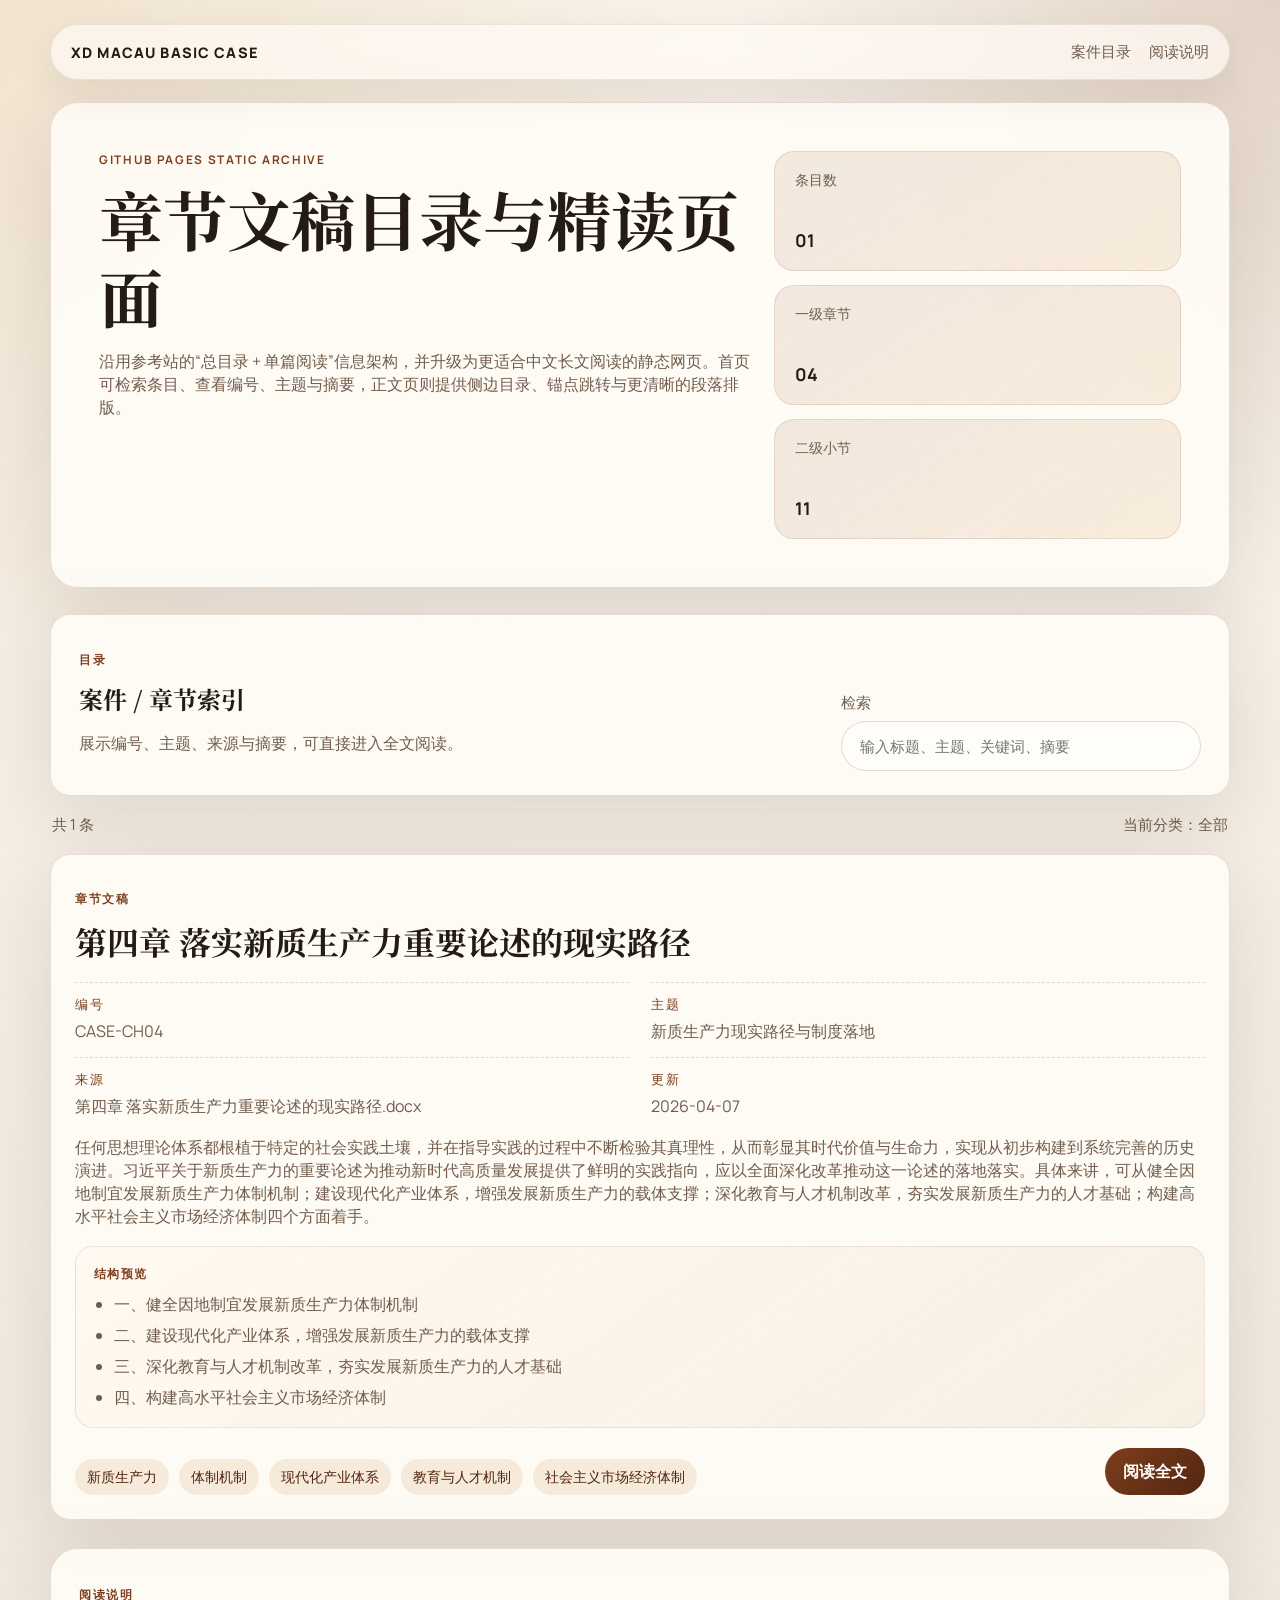
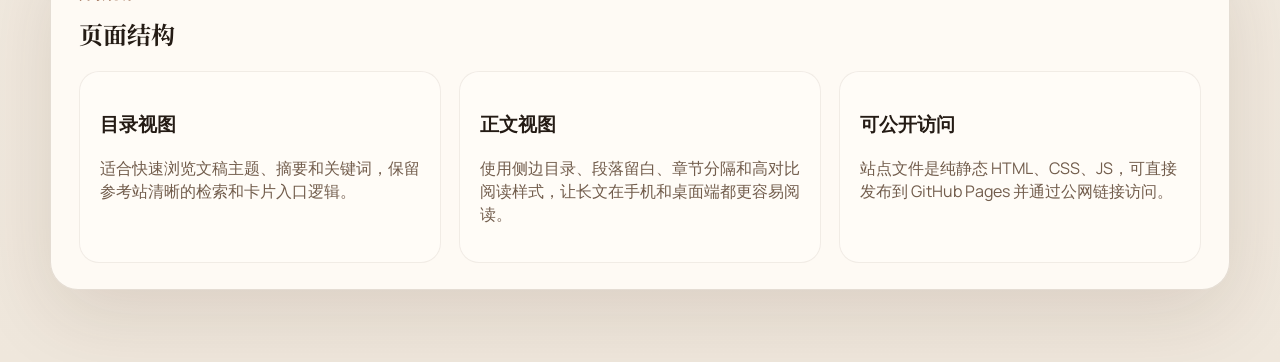
<file: index.html>
<!DOCTYPE html>
<html lang="zh-CN">
<head>
  <meta charset="utf-8">
  <meta name="viewport" content="width=device-width, initial-scale=1">
  <title>XD Macau Basic Case</title>
  <meta name="description" content="章节型静态网页目录，支持检索、摘要浏览与精读阅读。">
  <link rel="preconnect" href="https://fonts.googleapis.com">
  <link rel="preconnect" href="https://fonts.gstatic.com" crossorigin>
  <link href="https://fonts.googleapis.com/css2?family=Noto+Serif+SC:wght@400;500;700&family=Manrope:wght@400;500;600;700&display=swap" rel="stylesheet">
  <link rel="stylesheet" href="assets/styles.css">
</head>
<body>
  <div class="site-shell">
    <header class="site-header">
      <a class="brand" href="index.html">XD Macau Basic Case</a>
      <nav class="top-nav">
        <a href="#catalog">案件目录</a>
        <a href="#about">阅读说明</a>
      </nav>
    </header>

    <main>
      <section class="hero-panel">
        <div class="hero-copy">
          <div class="eyebrow">GitHub Pages Static Archive</div>
          <h1>章节文稿目录与精读页面</h1>
          <p>沿用参考站的“总目录 + 单篇阅读”信息架构，并升级为更适合中文长文阅读的静态网页。首页可检索条目、查看编号、主题与摘要，正文页则提供侧边目录、锚点跳转与更清晰的段落排版。</p>
        </div>
        <div class="hero-stats">
          <div class="stat-card"><span>条目数</span><strong>01</strong></div>
          <div class="stat-card"><span>一级章节</span><strong>04</strong></div>
          <div class="stat-card"><span>二级小节</span><strong>11</strong></div>
        </div>
      </section>

      <section class="controls-panel" id="catalog">
        <div>
          <p class="section-label">目录</p>
          <h2>案件 / 章节索引</h2>
          <p class="section-note">展示编号、主题、来源与摘要，可直接进入全文阅读。</p>
        </div>
        <label class="search-box">
          <span>检索</span>
          <input id="search-input" type="search" placeholder="输入标题、主题、关键词、摘要">
        </label>
      </section>

      <section>
        <div class="results-bar">
          <span id="result-count">共 1 条</span>
          <span>当前分类：全部</span>
        </div>
        <div class="card-grid" id="card-grid">
          <article class="record-card" data-search="CASE-CH04 第四章 落实新质生产力重要论述的现实路径 新质生产力现实路径与制度落地 任何思想理论体系都根植于特定的社会实践土壤，并在指导实践的过程中不断检验其真理性，从而彰显其时代价值与生命力，实现从初步构建到系统完善的历史演进。习近平关于新质生产力的重要论述为推动新时代高质量发展提供了鲜明的实践指向，应以全面深化改革推动这一论述的落地落实。具体来讲，可从健全因地制宜发展新质生产力体制机制；建设现代化产业体系，增强发展新质生产力的载体支撑；深化教育与人才机制改革，夯实发展新质生产力的人才基础；构建高水平社会主义市场经济体制四个方面着手。 新质生产力 体制机制 现代化产业体系 教育与人才机制 社会主义市场经济体制">
            <p class="record-type">章节文稿</p>
            <h3><a href="chapter-04.html">第四章 落实新质生产力重要论述的现实路径</a></h3>
            <dl class="meta-list">
              <div><dt>编号</dt><dd>CASE-CH04</dd></div>
              <div><dt>主题</dt><dd>新质生产力现实路径与制度落地</dd></div>
              <div><dt>来源</dt><dd>第四章  落实新质生产力重要论述的现实路径.docx</dd></div>
              <div><dt>更新</dt><dd>2026-04-07</dd></div>
            </dl>
            <p class="record-abstract">任何思想理论体系都根植于特定的社会实践土壤，并在指导实践的过程中不断检验其真理性，从而彰显其时代价值与生命力，实现从初步构建到系统完善的历史演进。习近平关于新质生产力的重要论述为推动新时代高质量发展提供了鲜明的实践指向，应以全面深化改革推动这一论述的落地落实。具体来讲，可从健全因地制宜发展新质生产力体制机制；建设现代化产业体系，增强发展新质生产力的载体支撑；深化教育与人才机制改革，夯实发展新质生产力的人才基础；构建高水平社会主义市场经济体制四个方面着手。</p>
            <div class="outline-box">
              <p class="outline-label">结构预览</p>
              <ul class="outline-list">
                <li>一、健全因地制宜发展新质生产力体制机制</li><li>二、建设现代化产业体系，增强发展新质生产力的载体支撑</li><li>三、深化教育与人才机制改革，夯实发展新质生产力的人才基础</li><li>四、构建高水平社会主义市场经济体制</li>
              </ul>
            </div>
            <div class="card-footer">
              <div class="pill-row">
                <span class="pill">新质生产力</span><span class="pill">体制机制</span><span class="pill">现代化产业体系</span><span class="pill">教育与人才机制</span><span class="pill">社会主义市场经济体制</span>
              </div>
              <a class="read-link" href="chapter-04.html">阅读全文</a>
            </div>
          </article>
        </div>
      </section>

      <section class="about-panel" id="about">
        <div>
          <p class="section-label">阅读说明</p>
          <h2>页面结构</h2>
        </div>
        <div class="about-grid">
          <article>
            <h3>目录视图</h3>
            <p>适合快速浏览文稿主题、摘要和关键词，保留参考站清晰的检索和卡片入口逻辑。</p>
          </article>
          <article>
            <h3>正文视图</h3>
            <p>使用侧边目录、段落留白、章节分隔和高对比阅读样式，让长文在手机和桌面端都更容易阅读。</p>
          </article>
          <article>
            <h3>可公开访问</h3>
            <p>站点文件是纯静态 HTML、CSS、JS，可直接发布到 GitHub Pages 并通过公网链接访问。</p>
          </article>
        </div>
      </section>
    </main>
  </div>

  <script src="assets/app.js"></script>
</body>
</html>
</file>
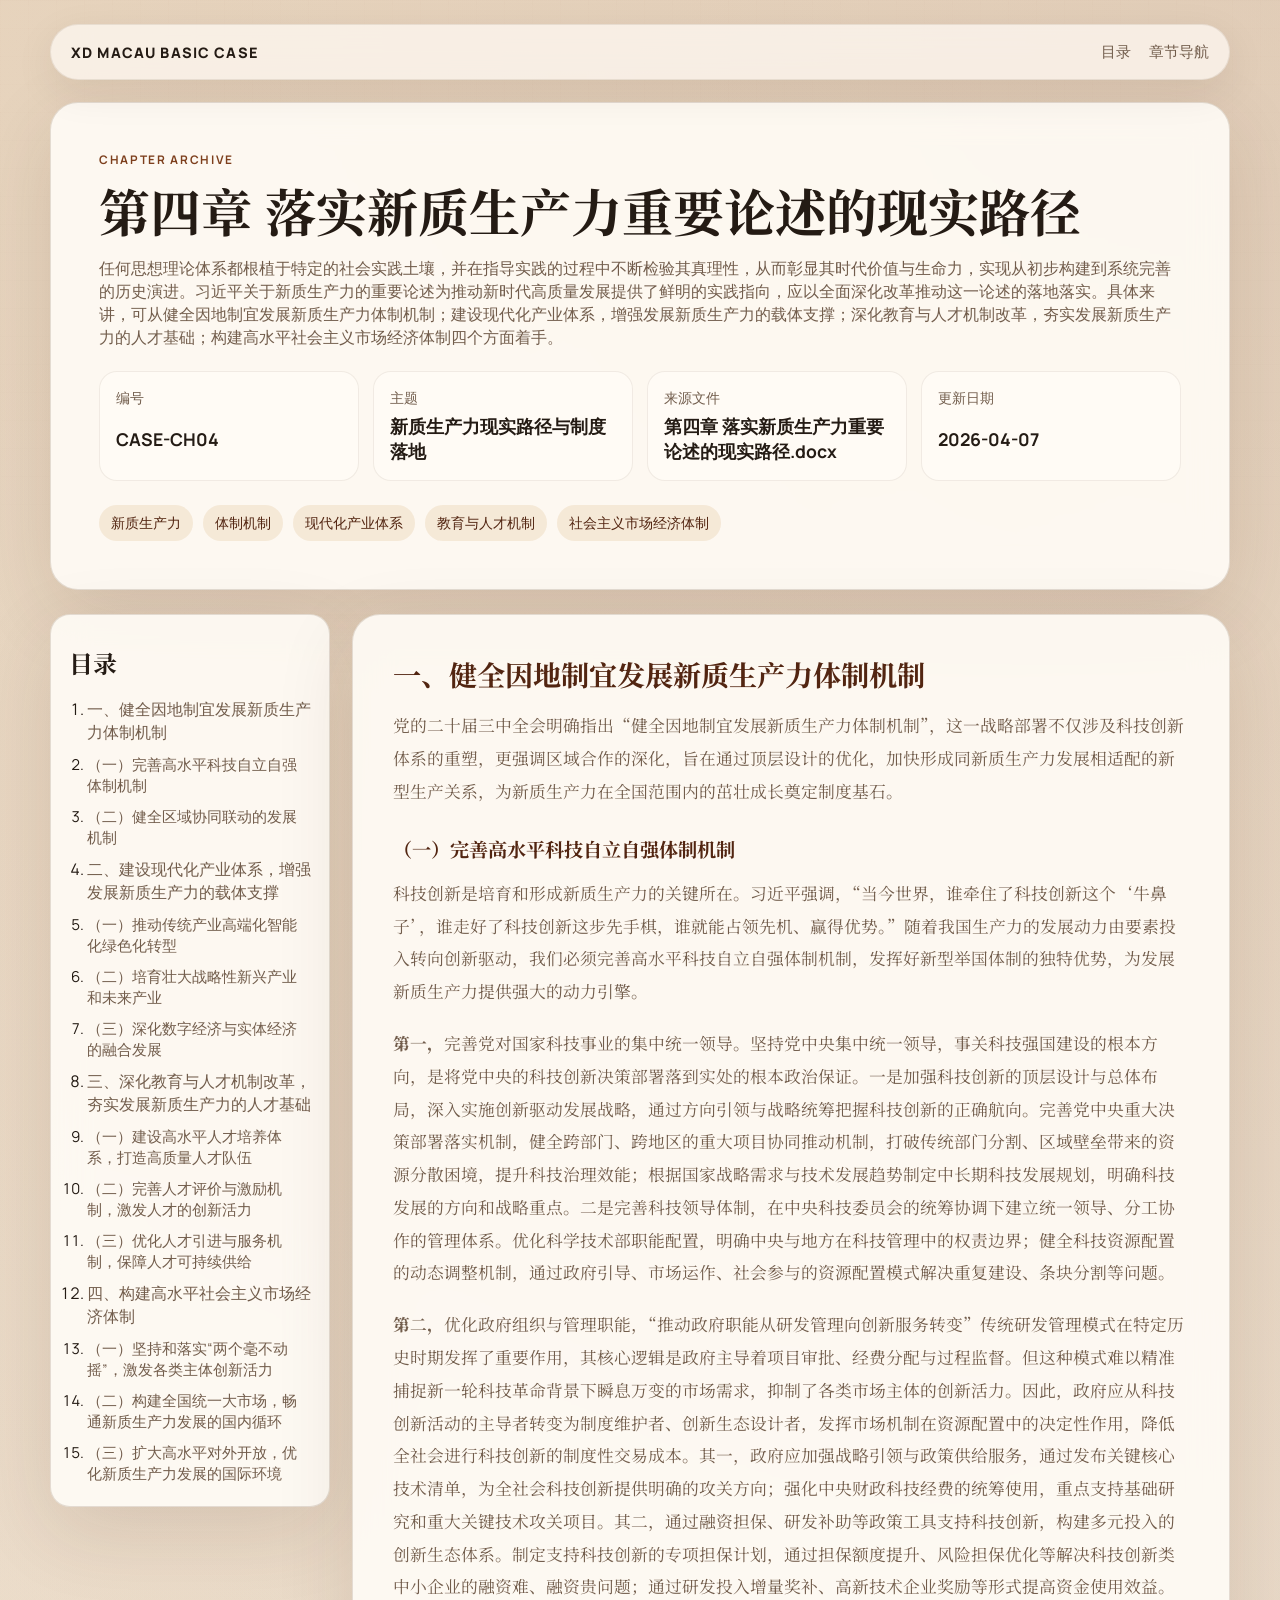
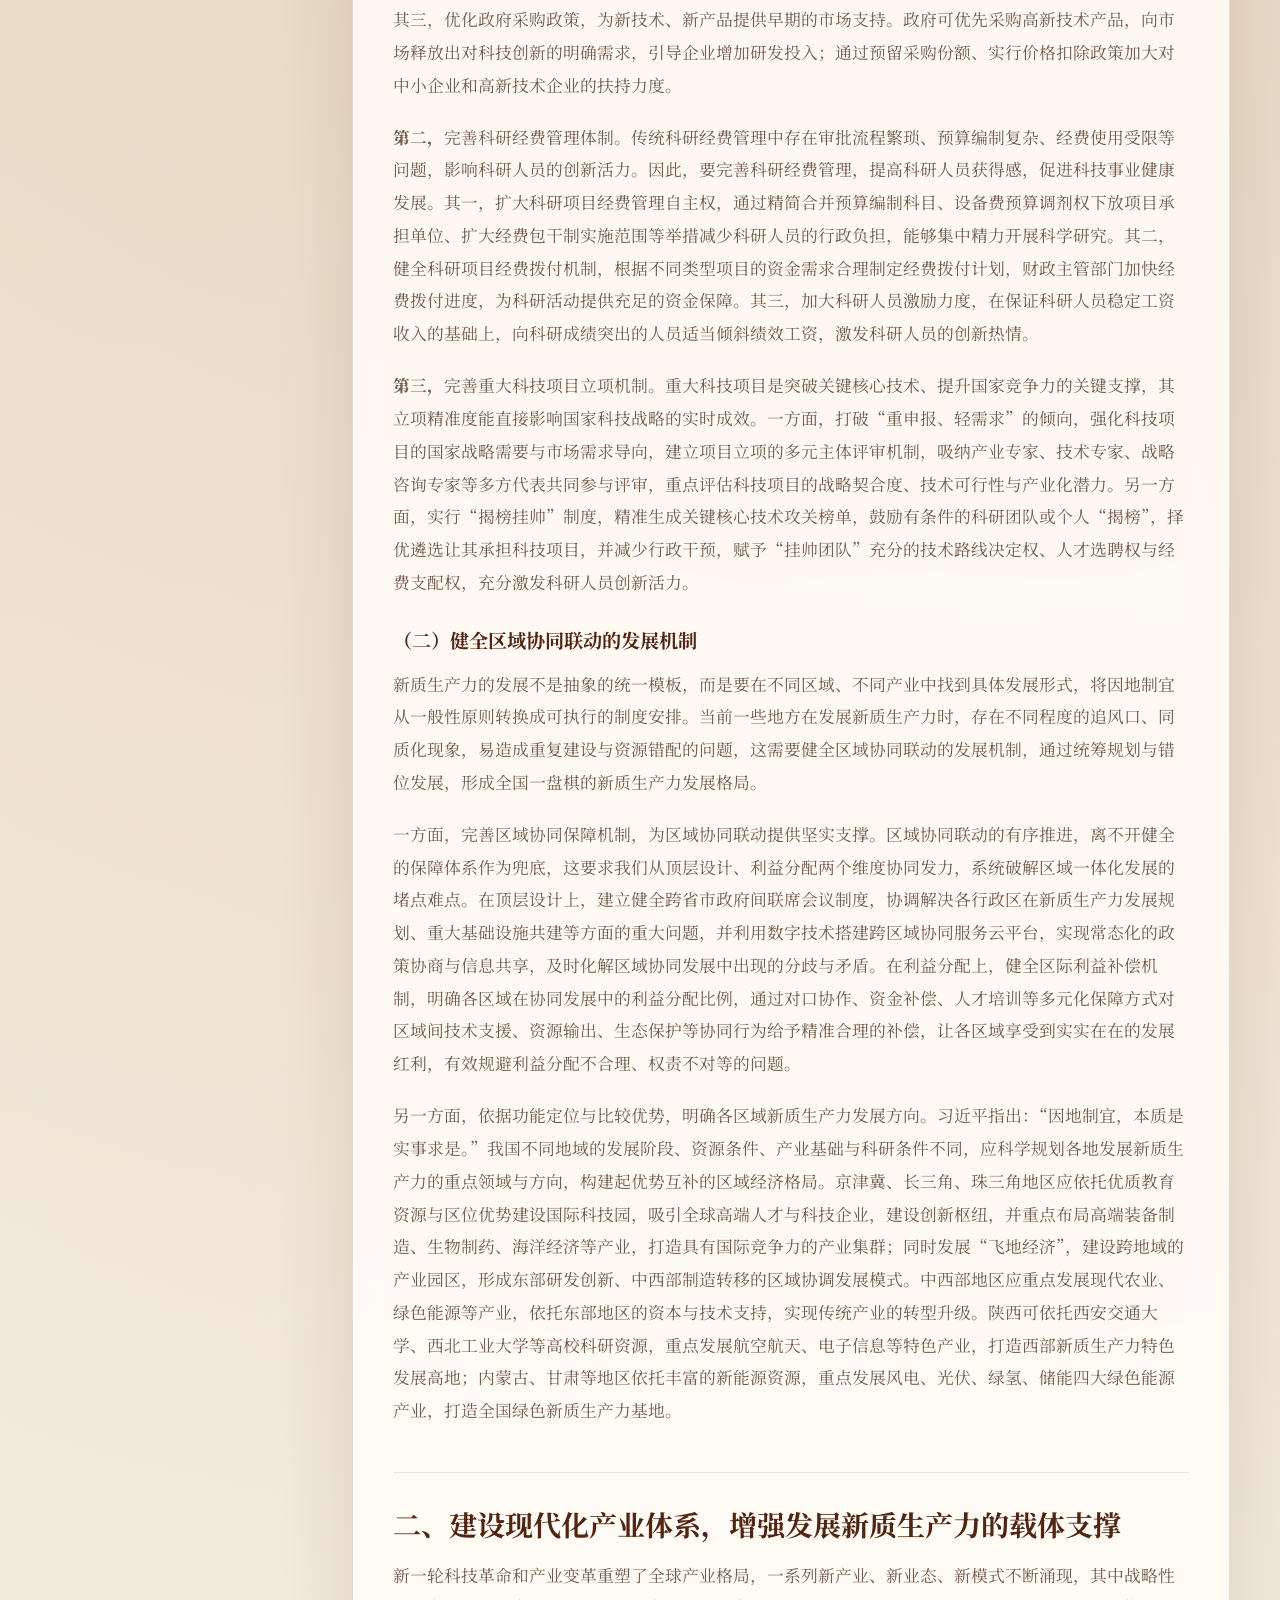
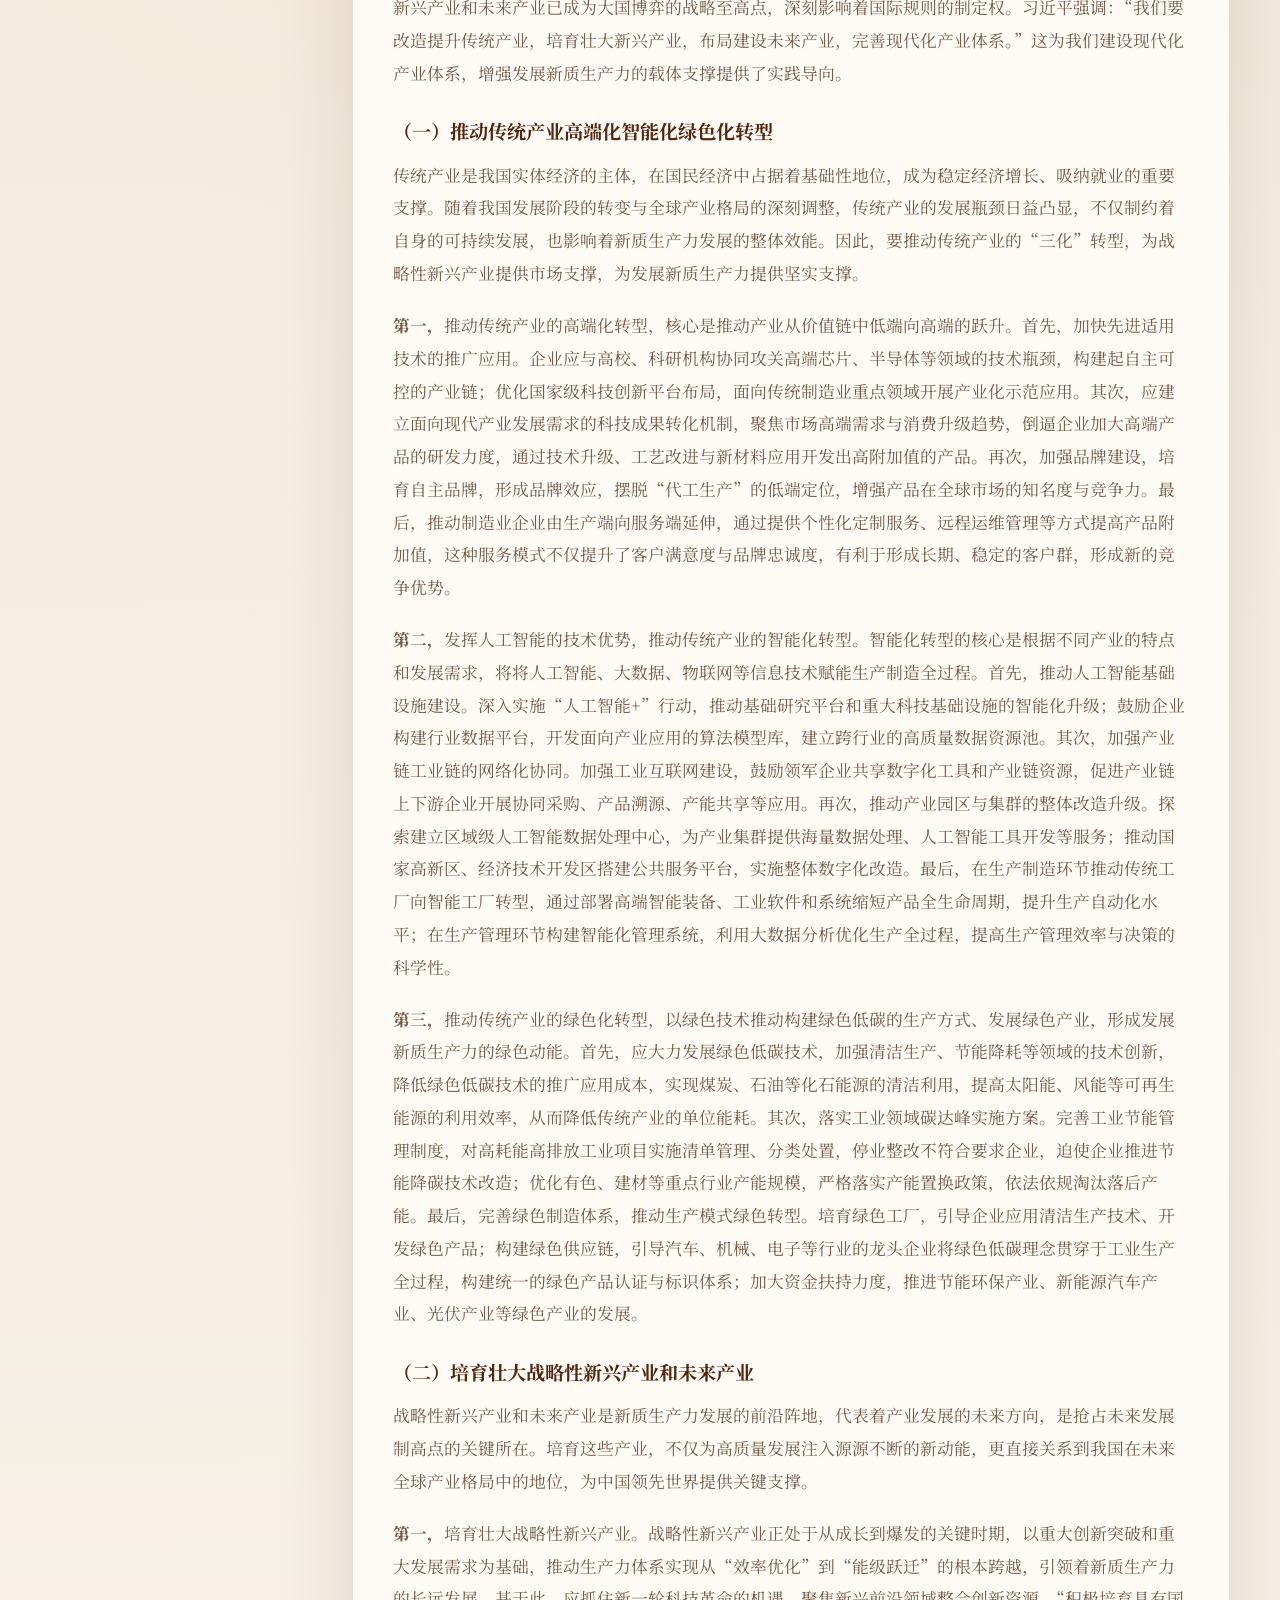
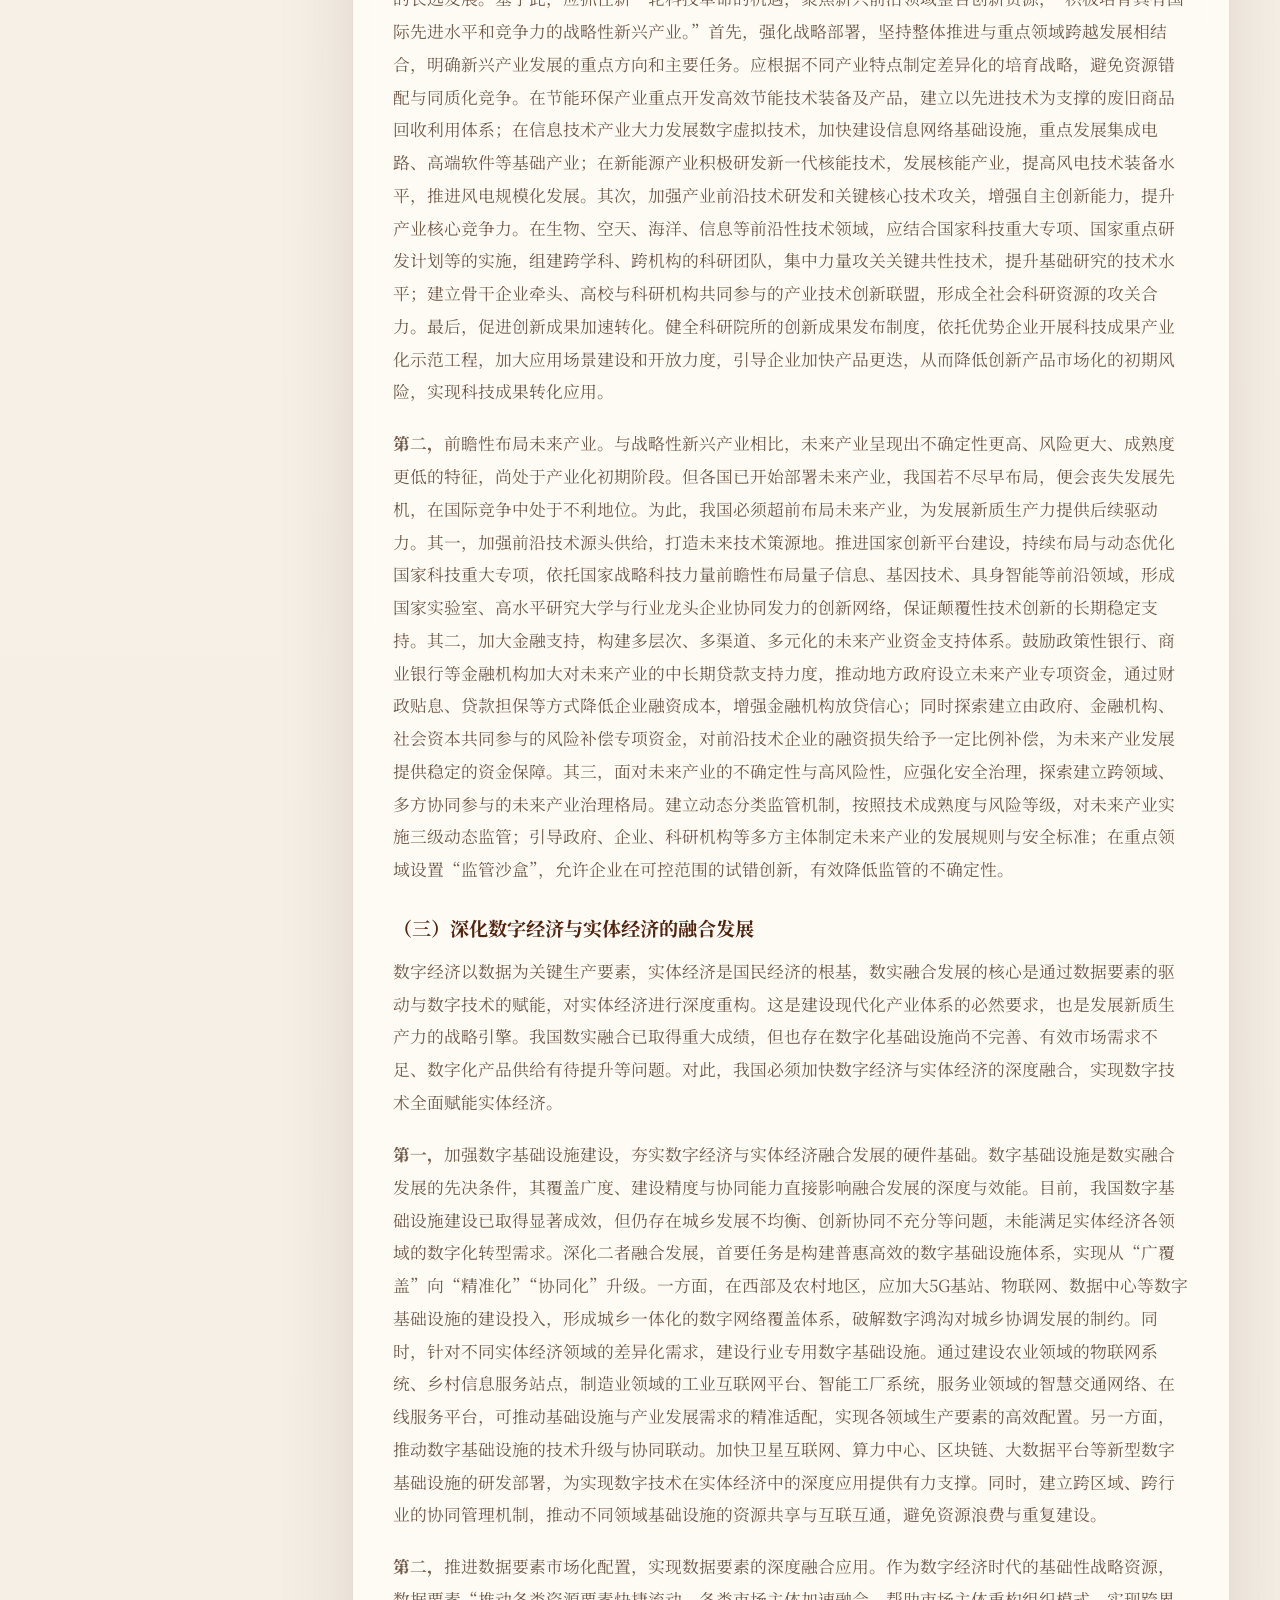
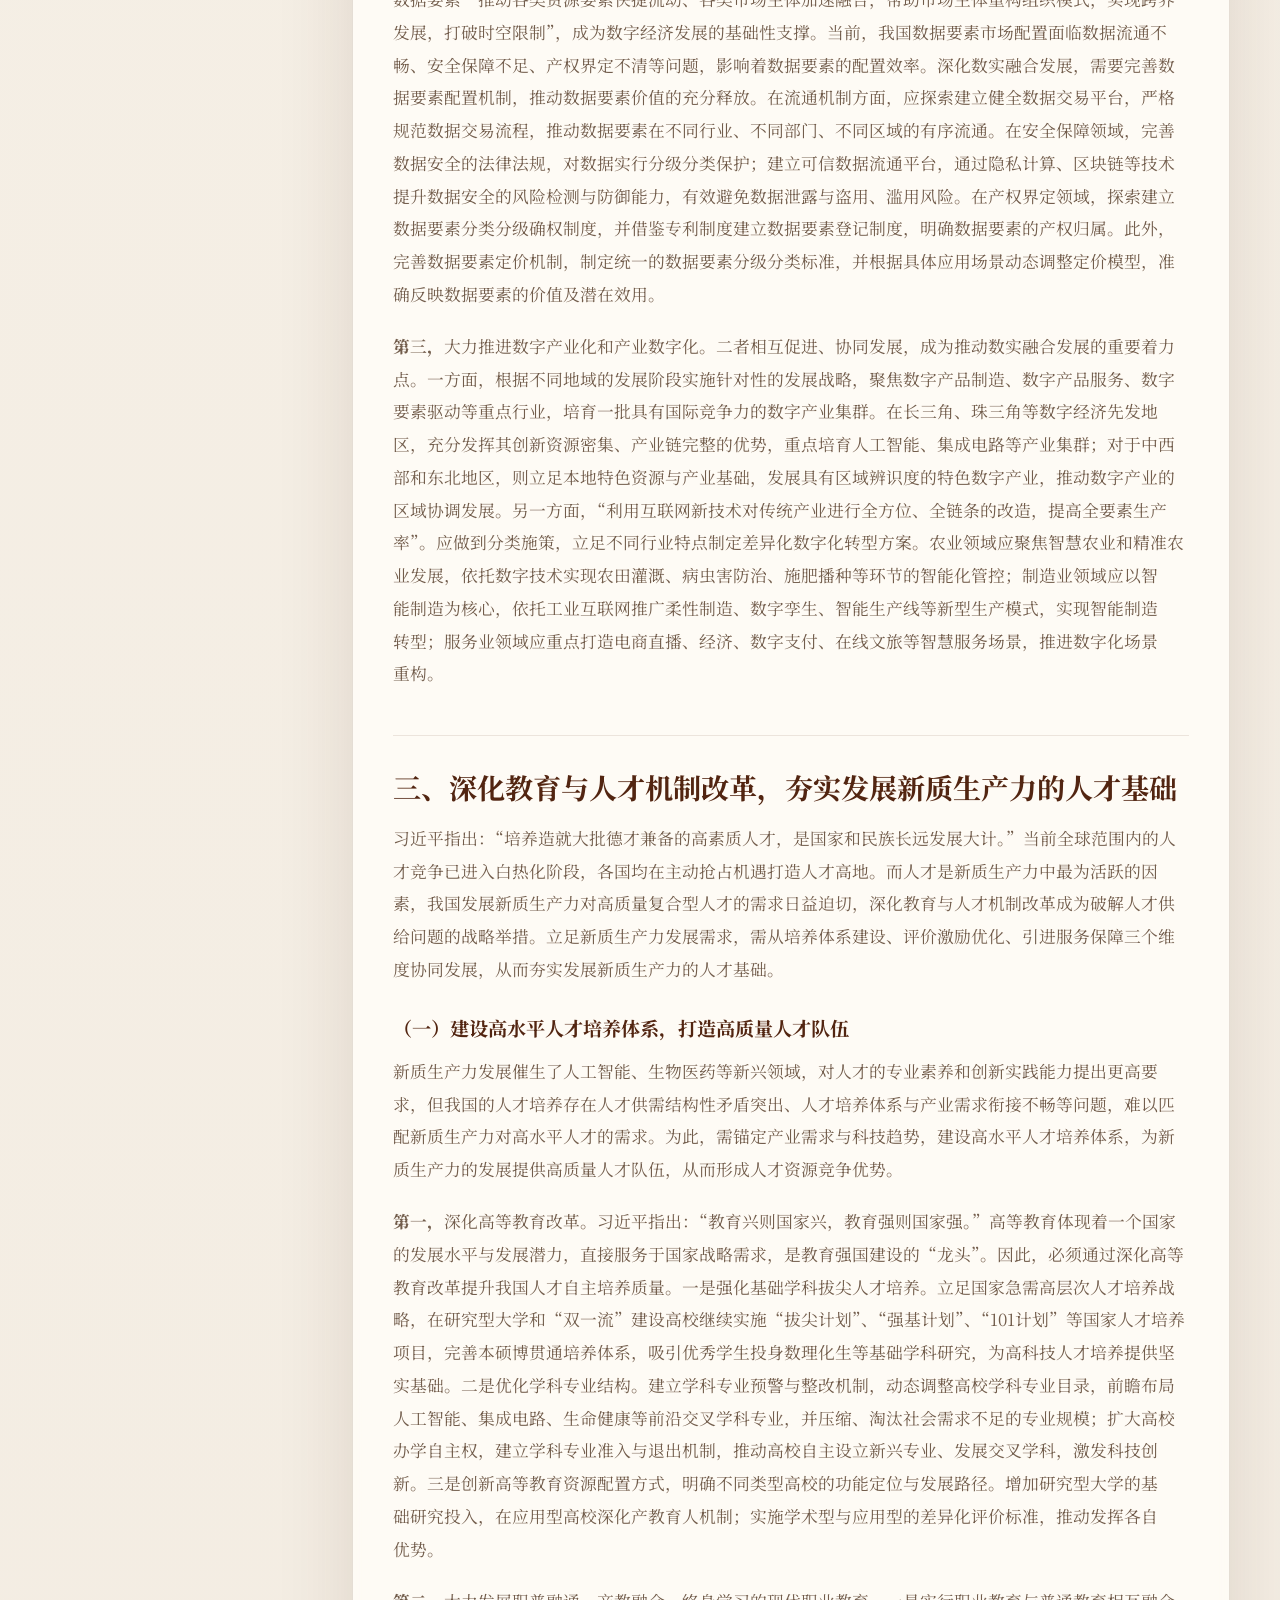
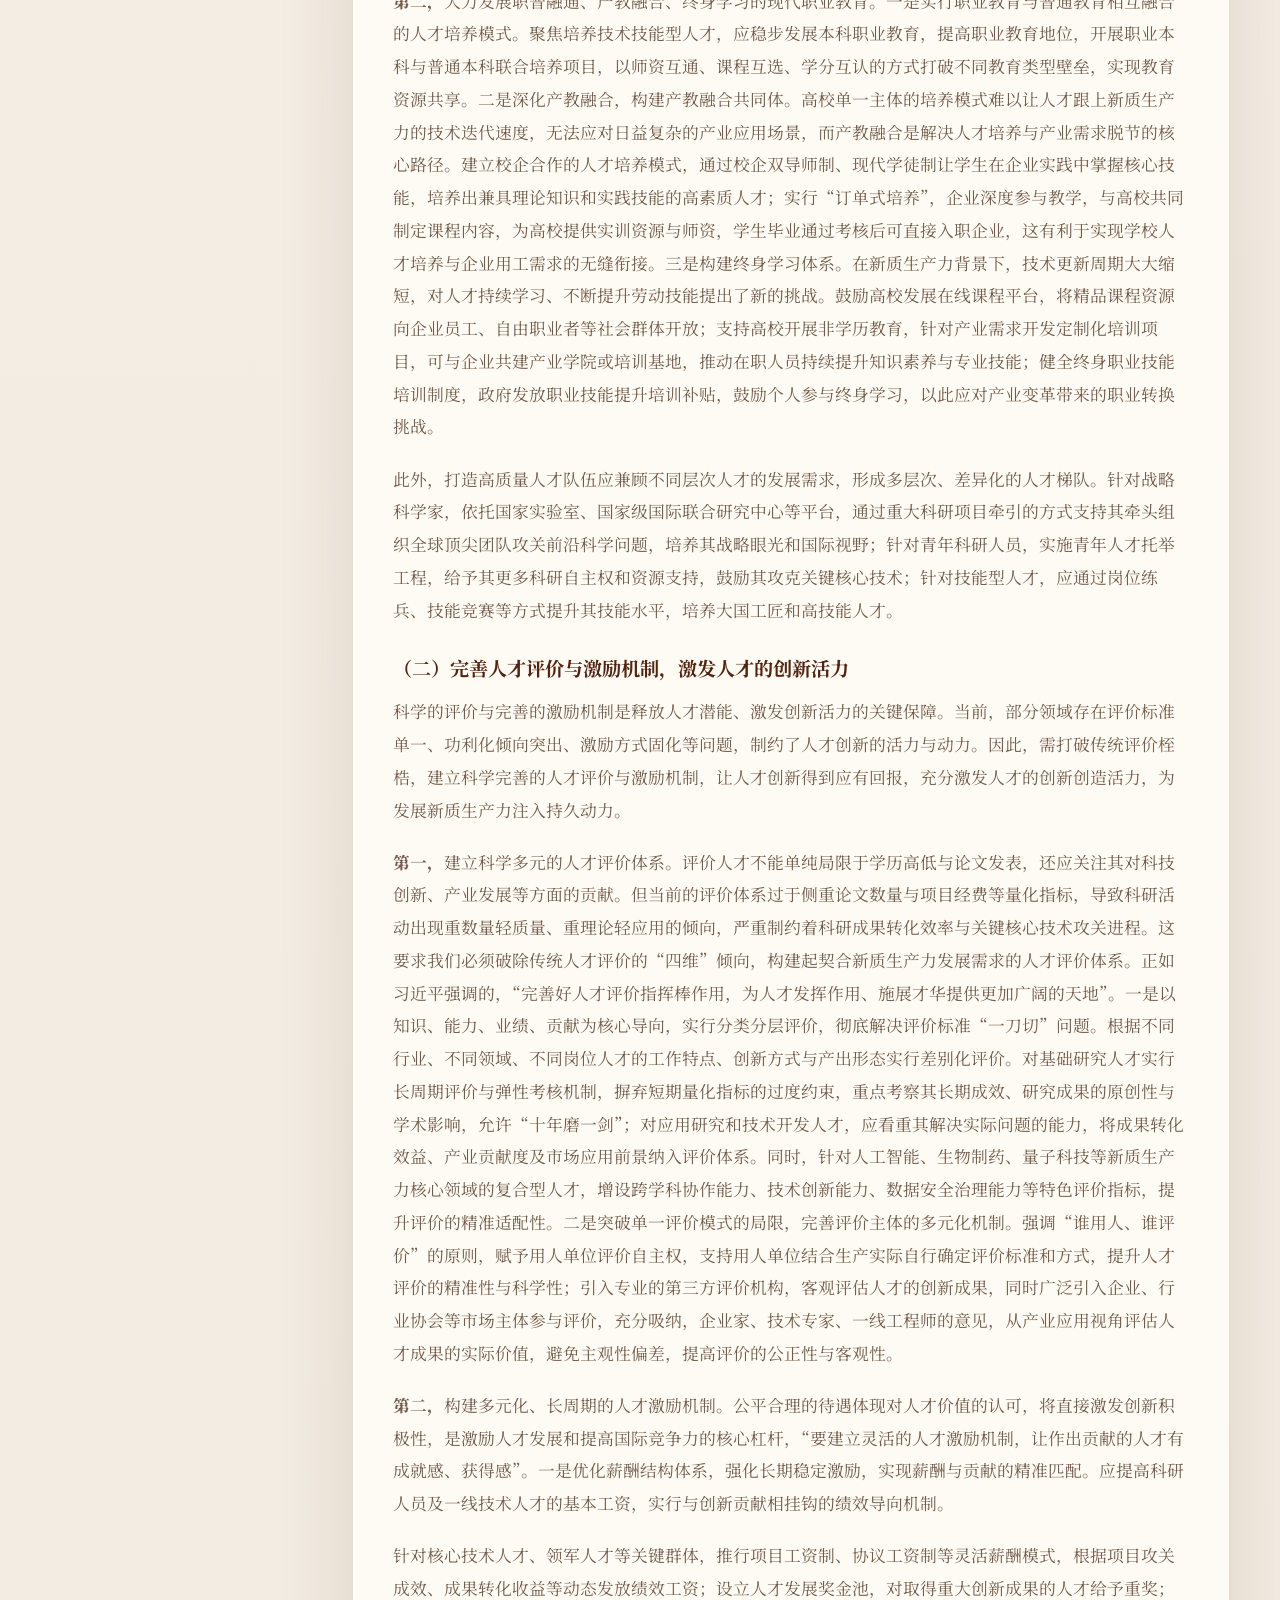
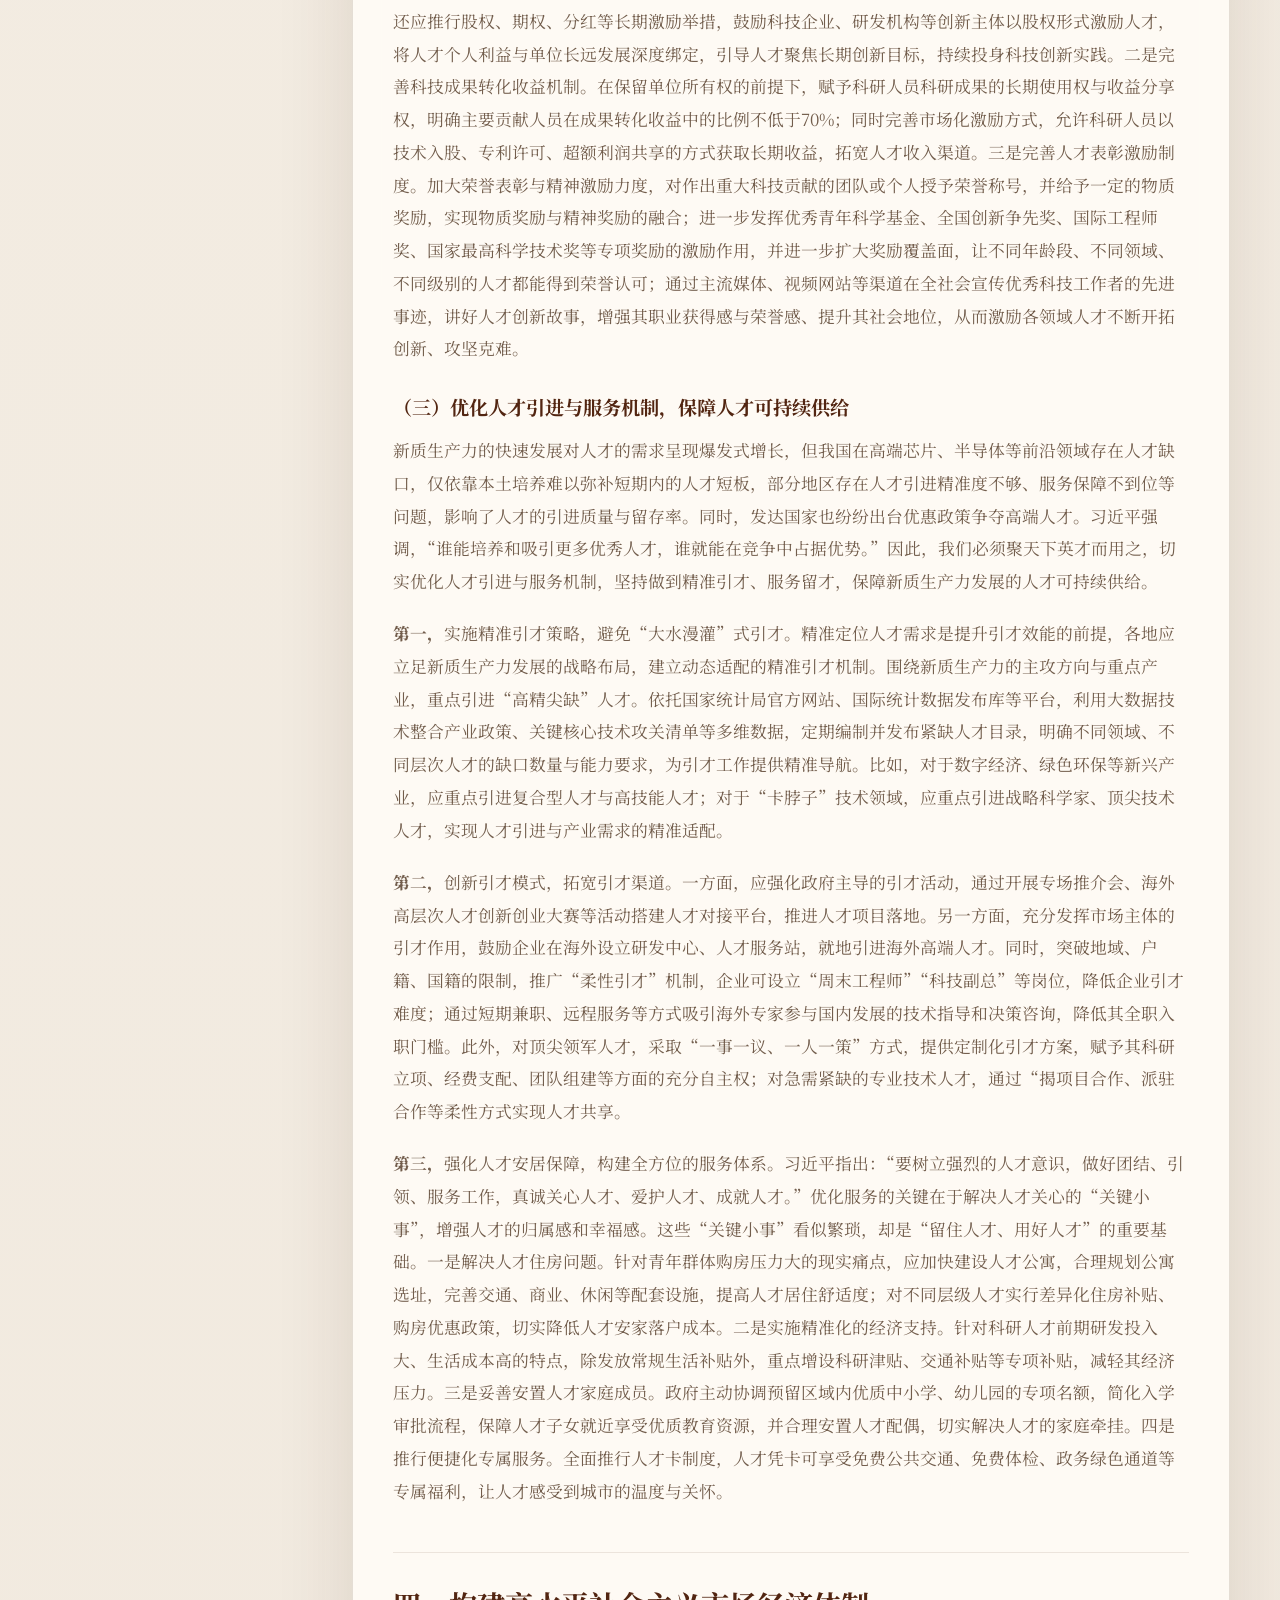
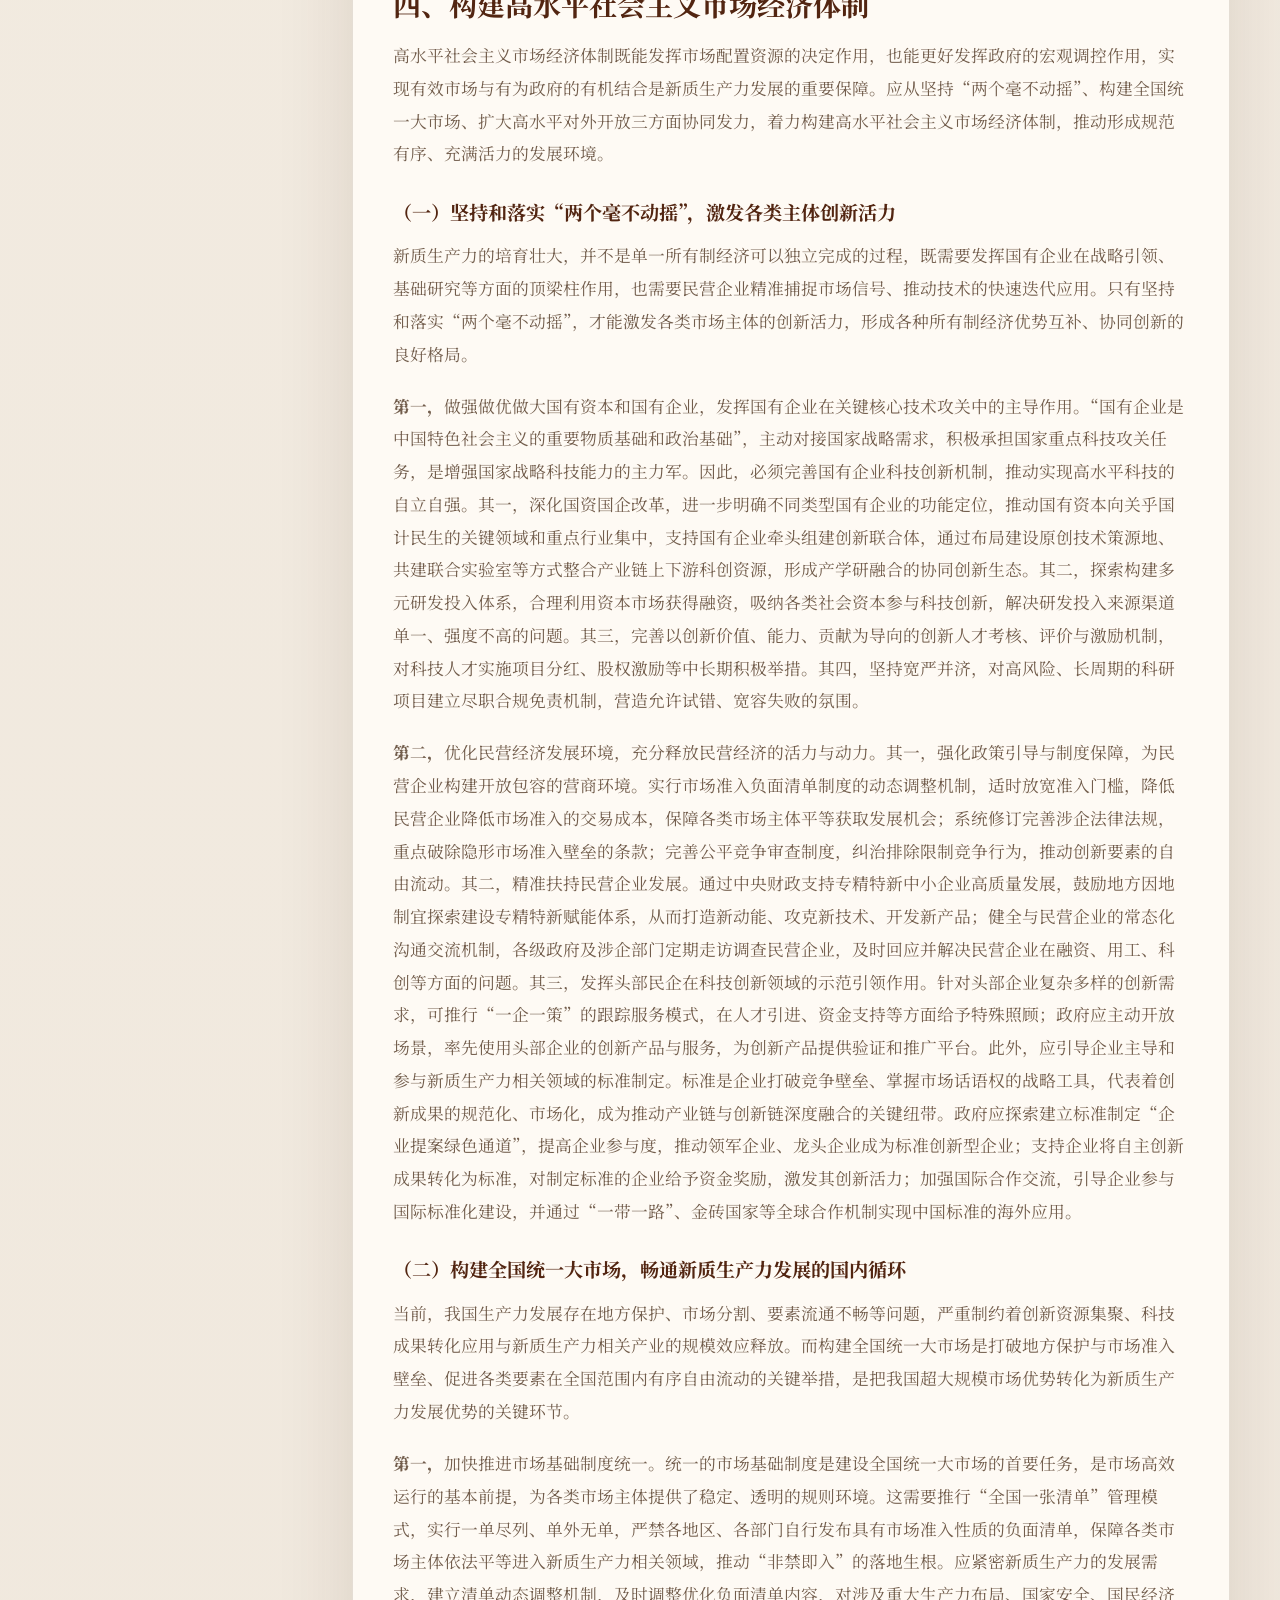
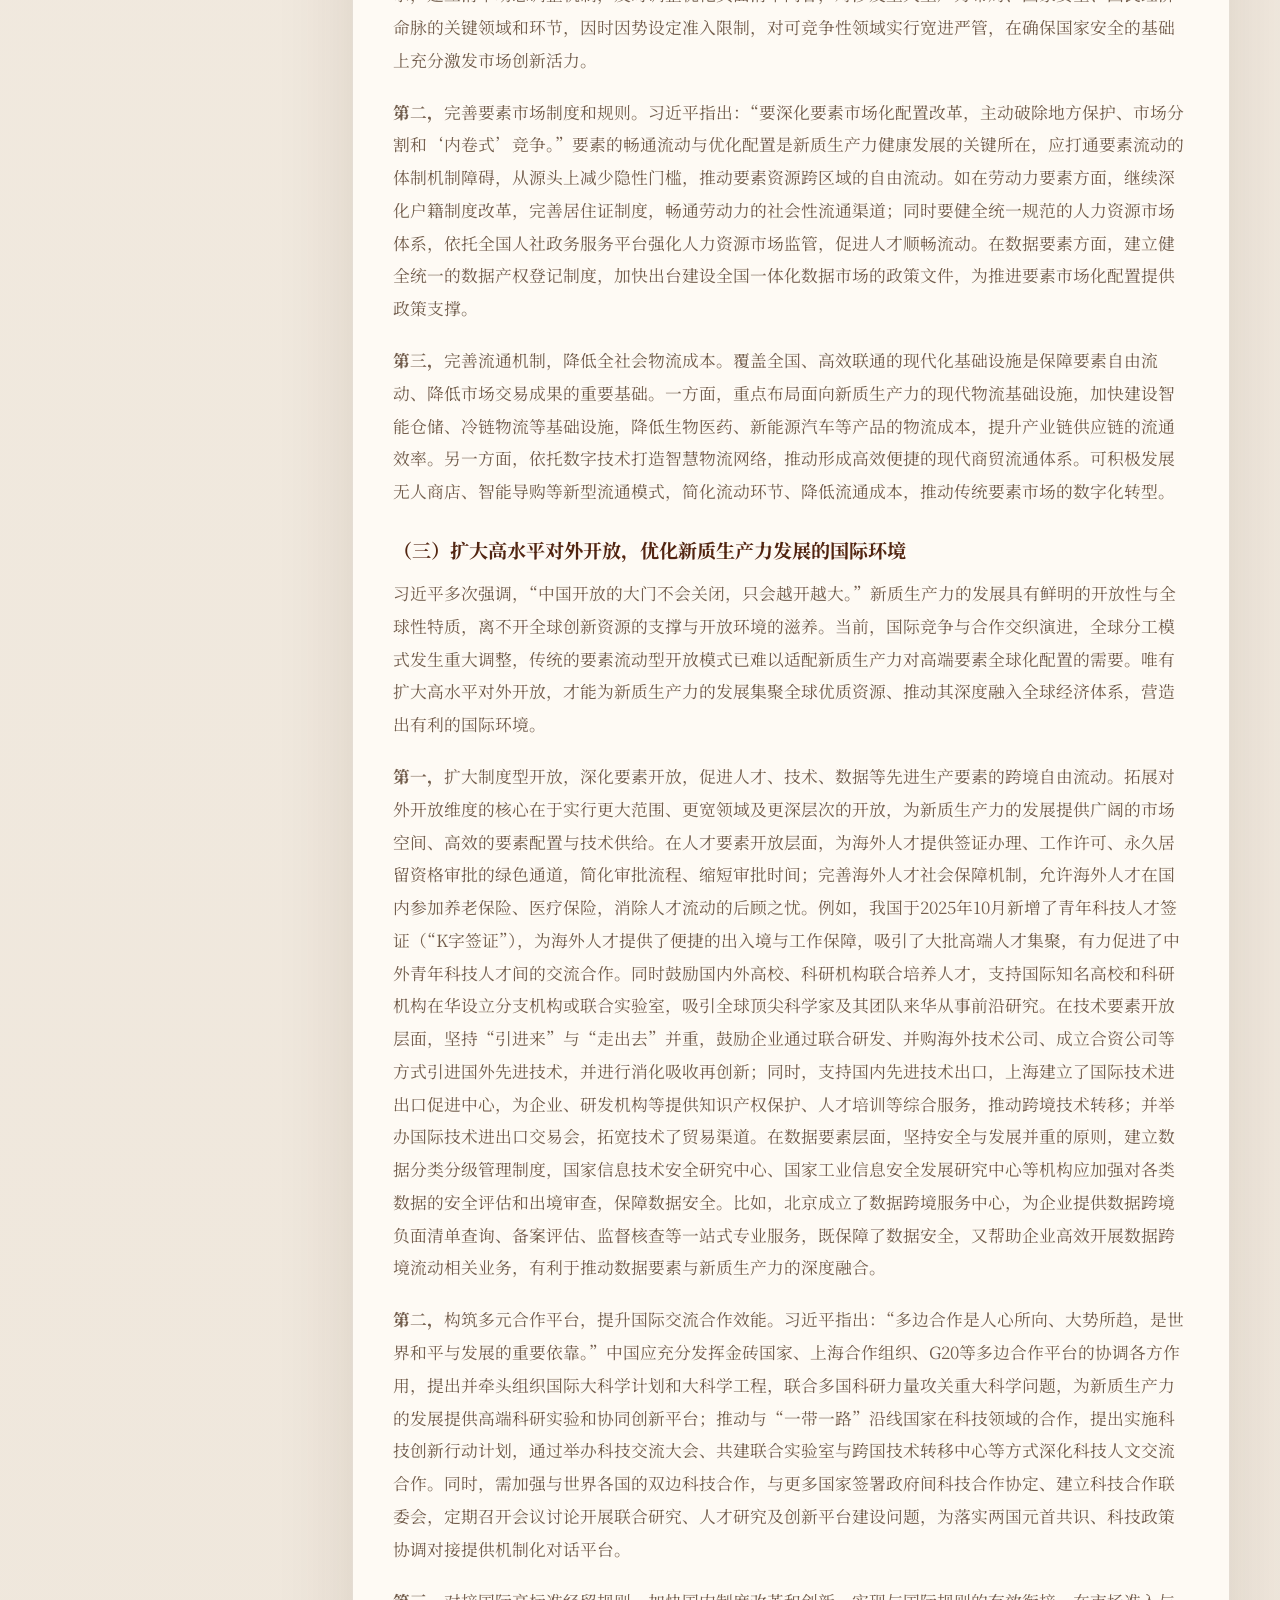
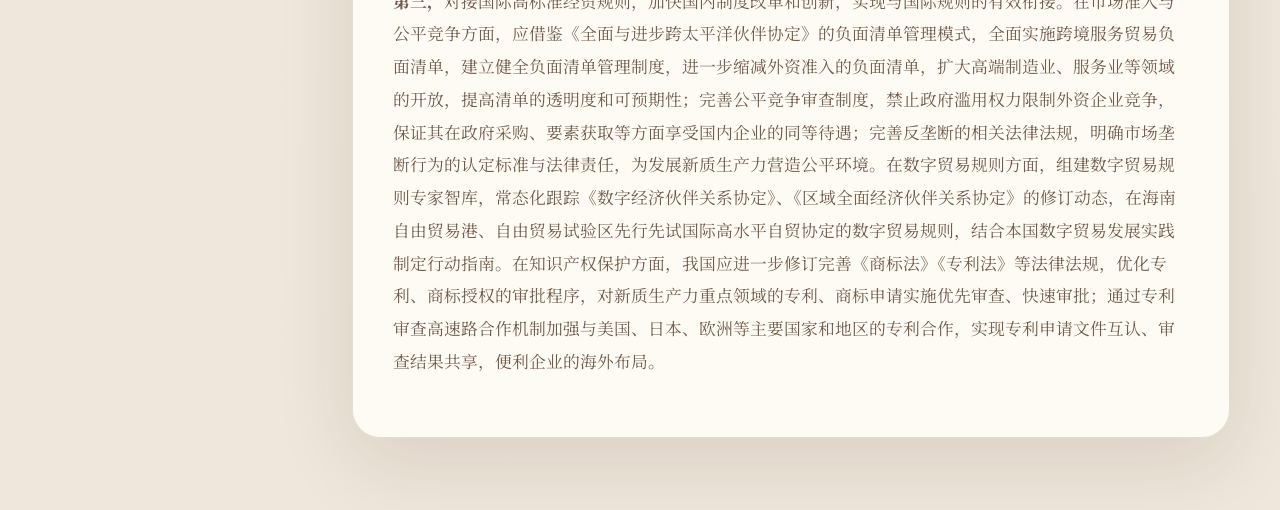
<file: chapter-04.html>
<!DOCTYPE html>
<html lang="zh-CN">
<head>
  <meta charset="utf-8">
  <meta name="viewport" content="width=device-width, initial-scale=1">
  <title>第四章 落实新质生产力重要论述的现实路径 | XD Macau Basic Case</title>
  <meta name="description" content="任何思想理论体系都根植于特定的社会实践土壤，并在指导实践的过程中不断检验其真理性，从而彰显其时代价值与生命力，实现从初步构建到系统完善的历史演进。习近平关于新质生产力的重要论述为推动新时代高质量发展提供了鲜明的实践指向，应以全面深化改革推动这一论述的落地落实。具体来讲，可从健全因">
  <link rel="preconnect" href="https://fonts.googleapis.com">
  <link rel="preconnect" href="https://fonts.gstatic.com" crossorigin>
  <link href="https://fonts.googleapis.com/css2?family=Noto+Serif+SC:wght@400;500;700&family=Manrope:wght@400;500;600;700&display=swap" rel="stylesheet">
  <link rel="stylesheet" href="assets/styles.css">
</head>
<body class="article-page">
  <div class="site-shell">
    <header class="site-header">
      <a class="brand" href="index.html">XD Macau Basic Case</a>
      <nav class="top-nav">
        <a href="index.html">目录</a>
        <a href="#article-toc">章节导航</a>
      </nav>
    </header>

    <main>
      <section class="article-hero">
        <div class="eyebrow">Chapter Archive</div>
        <h1>第四章 落实新质生产力重要论述的现实路径</h1>
        <p class="lead">任何思想理论体系都根植于特定的社会实践土壤，并在指导实践的过程中不断检验其真理性，从而彰显其时代价值与生命力，实现从初步构建到系统完善的历史演进。习近平关于新质生产力的重要论述为推动新时代高质量发展提供了鲜明的实践指向，应以全面深化改革推动这一论述的落地落实。具体来讲，可从健全因地制宜发展新质生产力体制机制；建设现代化产业体系，增强发展新质生产力的载体支撑；深化教育与人才机制改革，夯实发展新质生产力的人才基础；构建高水平社会主义市场经济体制四个方面着手。</p>
        <div class="meta-grid">
          <div><span>编号</span><strong>CASE-CH04</strong></div>
          <div><span>主题</span><strong>新质生产力现实路径与制度落地</strong></div>
          <div><span>来源文件</span><strong>第四章  落实新质生产力重要论述的现实路径.docx</strong></div>
          <div><span>更新日期</span><strong>2026-04-07</strong></div>
        </div>
        <ul class="keyword-list"><li>新质生产力</li><li>体制机制</li><li>现代化产业体系</li><li>教育与人才机制</li><li>社会主义市场经济体制</li></ul>
      </section>

      <section class="article-layout">
        <aside class="article-toc-card" id="article-toc">
          <div class="sticky-box">
            <h2>目录</h2>
            <ol class="toc-list">
              <li><a href="#s-1-一-健全因地制宜发展新质生产力体制机制">一、健全因地制宜发展新质生产力体制机制</a></li><li class="toc-sub"><a href="#s-1-一-健全因地制宜发展新质生产力体制机制-sub-1">（一）完善高水平科技自立自强体制机制</a></li><li class="toc-sub"><a href="#s-1-一-健全因地制宜发展新质生产力体制机制-sub-2">（二）健全区域协同联动的发展机制</a></li><li><a href="#s-2-二-建设现代化产业体系-增强发展新质生产力的载体支撑">二、建设现代化产业体系，增强发展新质生产力的载体支撑</a></li><li class="toc-sub"><a href="#s-2-二-建设现代化产业体系-增强发展新质生产力的载体支撑-sub-1">（一）推动传统产业高端化智能化绿色化转型</a></li><li class="toc-sub"><a href="#s-2-二-建设现代化产业体系-增强发展新质生产力的载体支撑-sub-2">（二）培育壮大战略性新兴产业和未来产业</a></li><li class="toc-sub"><a href="#s-2-二-建设现代化产业体系-增强发展新质生产力的载体支撑-sub-3">（三）深化数字经济与实体经济的融合发展</a></li><li><a href="#s-3-三-深化教育与人才机制改革-夯实发展新质生产力的人才基础">三、深化教育与人才机制改革，夯实发展新质生产力的人才基础</a></li><li class="toc-sub"><a href="#s-3-三-深化教育与人才机制改革-夯实发展新质生产力的人才基础-sub-1">（一）建设高水平人才培养体系，打造高质量人才队伍</a></li><li class="toc-sub"><a href="#s-3-三-深化教育与人才机制改革-夯实发展新质生产力的人才基础-sub-2">（二）完善人才评价与激励机制，激发人才的创新活力</a></li><li class="toc-sub"><a href="#s-3-三-深化教育与人才机制改革-夯实发展新质生产力的人才基础-sub-3">（三）优化人才引进与服务机制，保障人才可持续供给</a></li><li><a href="#s-4-四-构建高水平社会主义市场经济体制">四、构建高水平社会主义市场经济体制</a></li><li class="toc-sub"><a href="#s-4-四-构建高水平社会主义市场经济体制-sub-1">（一）坚持和落实“两个毫不动摇”，激发各类主体创新活力</a></li><li class="toc-sub"><a href="#s-4-四-构建高水平社会主义市场经济体制-sub-2">（二）构建全国统一大市场，畅通新质生产力发展的国内循环</a></li><li class="toc-sub"><a href="#s-4-四-构建高水平社会主义市场经济体制-sub-3">（三）扩大高水平对外开放，优化新质生产力发展的国际环境</a></li>
            </ol>
          </div>
        </aside>

        <article class="article-card prose">
          <section class="article-section" id="s-1-一-健全因地制宜发展新质生产力体制机制"><h2>一、健全因地制宜发展新质生产力体制机制</h2><p>党的二十届三中全会明确指出“健全因地制宜发展新质生产力体制机制”，这一战略部署不仅涉及科技创新体系的重塑，更强调区域合作的深化，旨在通过顶层设计的优化，加快形成同新质生产力发展相适配的新型生产关系，为新质生产力在全国范围内的茁壮成长奠定制度基石。</p><section class="article-subsection" id="s-1-一-健全因地制宜发展新质生产力体制机制-sub-1"><h3>（一）完善高水平科技自立自强体制机制</h3><p>科技创新是培育和形成新质生产力的关键所在。习近平强调，“当今世界，谁牵住了科技创新这个‘牛鼻子’，谁走好了科技创新这步先手棋，谁就能占领先机、赢得优势。”随着我国生产力的发展动力由要素投入转向创新驱动，我们必须完善高水平科技自立自强体制机制，发挥好新型举国体制的独特优势，为发展新质生产力提供强大的动力引擎。</p><p><strong>第一，</strong>完善党对国家科技事业的集中统一领导。坚持党中央集中统一领导，事关科技强国建设的根本方向，是将党中央的科技创新决策部署落到实处的根本政治保证。一是加强科技创新的顶层设计与总体布局，深入实施创新驱动发展战略，通过方向引领与战略统筹把握科技创新的正确航向。完善党中央重大决策部署落实机制，健全跨部门、跨地区的重大项目协同推动机制，打破传统部门分割、区域壁垒带来的资源分散困境，提升科技治理效能；根据国家战略需求与技术发展趋势制定中长期科技发展规划，明确科技发展的方向和战略重点。二是完善科技领导体制，在中央科技委员会的统筹协调下建立统一领导、分工协作的管理体系。优化科学技术部职能配置，明确中央与地方在科技管理中的权责边界；健全科技资源配置的动态调整机制，通过政府引导、市场运作、社会参与的资源配置模式解决重复建设、条块分割等问题。</p><p><strong>第二，</strong>优化政府组织与管理职能，“推动政府职能从研发管理向创新服务转变”传统研发管理模式在特定历史时期发挥了重要作用，其核心逻辑是政府主导着项目审批、经费分配与过程监督。但这种模式难以精准捕捉新一轮科技革命背景下瞬息万变的市场需求，抑制了各类市场主体的创新活力。因此，政府应从科技创新活动的主导者转变为制度维护者、创新生态设计者，发挥市场机制在资源配置中的决定性作用，降低全社会进行科技创新的制度性交易成本。其一，政府应加强战略引领与政策供给服务，通过发布关键核心技术清单，为全社会科技创新提供明确的攻关方向；强化中央财政科技经费的统筹使用，重点支持基础研究和重大关键技术攻关项目。其二，通过融资担保、研发补助等政策工具支持科技创新，构建多元投入的创新生态体系。制定支持科技创新的专项担保计划，通过担保额度提升、风险担保优化等解决科技创新类中小企业的融资难、融资贵问题；通过研发投入增量奖补、高新技术企业奖励等形式提高资金使用效益。其三，优化政府采购政策，为新技术、新产品提供早期的市场支持。政府可优先采购高新技术产品，向市场释放出对科技创新的明确需求，引导企业增加研发投入；通过预留采购份额、实行价格扣除政策加大对中小企业和高新技术企业的扶持力度。</p><p><strong>第二，</strong>完善科研经费管理体制。传统科研经费管理中存在审批流程繁琐、预算编制复杂、经费使用受限等问题，影响科研人员的创新活力。因此，要完善科研经费管理，提高科研人员获得感，促进科技事业健康发展。其一，扩大科研项目经费管理自主权，通过精简合并预算编制科目、设备费预算调剂权下放项目承担单位、扩大经费包干制实施范围等举措减少科研人员的行政负担，能够集中精力开展科学研究。其二，健全科研项目经费拨付机制，根据不同类型项目的资金需求合理制定经费拨付计划，财政主管部门加快经费拨付进度，为科研活动提供充足的资金保障。其三，加大科研人员激励力度，在保证科研人员稳定工资收入的基础上，向科研成绩突出的人员适当倾斜绩效工资，激发科研人员的创新热情。</p><p><strong>第三，</strong>完善重大科技项目立项机制。重大科技项目是突破关键核心技术、提升国家竞争力的关键支撑，其立项精准度能直接影响国家科技战略的实时成效。一方面，打破“重申报、轻需求”的倾向，强化科技项目的国家战略需要与市场需求导向，建立项目立项的多元主体评审机制，吸纳产业专家、技术专家、战略咨询专家等多方代表共同参与评审，重点评估科技项目的战略契合度、技术可行性与产业化潜力。另一方面，实行“揭榜挂帅”制度，精准生成关键核心技术攻关榜单，鼓励有条件的科研团队或个人“揭榜”，择优遴选让其承担科技项目，并减少行政干预，赋予“挂帅团队”充分的技术路线决定权、人才选聘权与经费支配权，充分激发科研人员创新活力。</p></section><section class="article-subsection" id="s-1-一-健全因地制宜发展新质生产力体制机制-sub-2"><h3>（二）健全区域协同联动的发展机制</h3><p>新质生产力的发展不是抽象的统一模板，而是要在不同区域、不同产业中找到具体发展形式，将因地制宜从一般性原则转换成可执行的制度安排。当前一些地方在发展新质生产力时，存在不同程度的追风口、同质化现象，易造成重复建设与资源错配的问题，这需要健全区域协同联动的发展机制，通过统筹规划与错位发展，形成全国一盘棋的新质生产力发展格局。</p><p>一方面，完善区域协同保障机制，为区域协同联动提供坚实支撑。区域协同联动的有序推进，离不开健全的保障体系作为兜底，这要求我们从顶层设计、利益分配两个维度协同发力，系统破解区域一体化发展的堵点难点。在顶层设计上，建立健全跨省市政府间联席会议制度，协调解决各行政区在新质生产力发展规划、重大基础设施共建等方面的重大问题，并利用数字技术搭建跨区域协同服务云平台，实现常态化的政策协商与信息共享，及时化解区域协同发展中出现的分歧与矛盾。在利益分配上，健全区际利益补偿机制，明确各区域在协同发展中的利益分配比例，通过对口协作、资金补偿、人才培训等多元化保障方式对区域间技术支援、资源输出、生态保护等协同行为给予精准合理的补偿，让各区域享受到实实在在的发展红利，有效规避利益分配不合理、权责不对等的问题。</p><p>另一方面，依据功能定位与比较优势，明确各区域新质生产力发展方向。习近平指出：“因地制宜，本质是实事求是。”我国不同地域的发展阶段、资源条件、产业基础与科研条件不同，应科学规划各地发展新质生产力的重点领域与方向，构建起优势互补的区域经济格局。京津冀、长三角、珠三角地区应依托优质教育资源与区位优势建设国际科技园，吸引全球高端人才与科技企业，建设创新枢纽，并重点布局高端装备制造、生物制药、海洋经济等产业，打造具有国际竞争力的产业集群；同时发展“飞地经济”，建设跨地域的产业园区，形成东部研发创新、中西部制造转移的区域协调发展模式。中西部地区应重点发展现代农业、绿色能源等产业，依托东部地区的资本与技术支持，实现传统产业的转型升级。陕西可依托西安交通大学、西北工业大学等高校科研资源，重点发展航空航天、电子信息等特色产业，打造西部新质生产力特色发展高地；内蒙古、甘肃等地区依托丰富的新能源资源，重点发展风电、光伏、绿氢、储能四大绿色能源产业，打造全国绿色新质生产力基地。</p></section></section><section class="article-section" id="s-2-二-建设现代化产业体系-增强发展新质生产力的载体支撑"><h2>二、建设现代化产业体系，增强发展新质生产力的载体支撑</h2><p>新一轮科技革命和产业变革重塑了全球产业格局，一系列新产业、新业态、新模式不断涌现，其中战略性新兴产业和未来产业已成为大国博弈的战略至高点，深刻影响着国际规则的制定权。习近平强调：“我们要改造提升传统产业，培育壮大新兴产业，布局建设未来产业，完善现代化产业体系。”这为我们建设现代化产业体系，增强发展新质生产力的载体支撑提供了实践导向。</p><section class="article-subsection" id="s-2-二-建设现代化产业体系-增强发展新质生产力的载体支撑-sub-1"><h3>（一）推动传统产业高端化智能化绿色化转型</h3><p>传统产业是我国实体经济的主体，在国民经济中占据着基础性地位，成为稳定经济增长、吸纳就业的重要支撑。随着我国发展阶段的转变与全球产业格局的深刻调整，传统产业的发展瓶颈日益凸显，不仅制约着自身的可持续发展，也影响着新质生产力发展的整体效能。因此，要推动传统产业的“三化”转型，为战略性新兴产业提供市场支撑，为发展新质生产力提供坚实支撑。</p><p><strong>第一，</strong>推动传统产业的高端化转型，核心是推动产业从价值链中低端向高端的跃升。首先，加快先进适用技术的推广应用。企业应与高校、科研机构协同攻关高端芯片、半导体等领域的技术瓶颈，构建起自主可控的产业链；优化国家级科技创新平台布局，面向传统制造业重点领域开展产业化示范应用。其次，应建立面向现代产业发展需求的科技成果转化机制，聚焦市场高端需求与消费升级趋势，倒逼企业加大高端产品的研发力度，通过技术升级、工艺改进与新材料应用开发出高附加值的产品。再次，加强品牌建设，培育自主品牌，形成品牌效应，摆脱“代工生产”的低端定位，增强产品在全球市场的知名度与竞争力。最后，推动制造业企业由生产端向服务端延伸，通过提供个性化定制服务、远程运维管理等方式提高产品附加值，这种服务模式不仅提升了客户满意度与品牌忠诚度，有利于形成长期、稳定的客户群，形成新的竞争优势。</p><p><strong>第二，</strong>发挥人工智能的技术优势，推动传统产业的智能化转型。智能化转型的核心是根据不同产业的特点和发展需求，将将人工智能、大数据、物联网等信息技术赋能生产制造全过程。首先，推动人工智能基础设施建设。深入实施“人工智能+”行动，推动基础研究平台和重大科技基础设施的智能化升级；鼓励企业构建行业数据平台，开发面向产业应用的算法模型库，建立跨行业的高质量数据资源池。其次，加强产业链工业链的网络化协同。加强工业互联网建设，鼓励领军企业共享数字化工具和产业链资源，促进产业链上下游企业开展协同采购、产品溯源、产能共享等应用。再次，推动产业园区与集群的整体改造升级。探索建立区域级人工智能数据处理中心，为产业集群提供海量数据处理、人工智能工具开发等服务；推动国家高新区、经济技术开发区搭建公共服务平台，实施整体数字化改造。最后，在生产制造环节推动传统工厂向智能工厂转型，通过部署高端智能装备、工业软件和系统缩短产品全生命周期，提升生产自动化水平；在生产管理环节构建智能化管理系统，利用大数据分析优化生产全过程，提高生产管理效率与决策的科学性。</p><p><strong>第三，</strong>推动传统产业的绿色化转型，以绿色技术推动构建绿色低碳的生产方式、发展绿色产业，形成发展新质生产力的绿色动能。首先，应大力发展绿色低碳技术，加强清洁生产、节能降耗等领域的技术创新，降低绿色低碳技术的推广应用成本，实现煤炭、石油等化石能源的清洁利用，提高太阳能、风能等可再生能源的利用效率，从而降低传统产业的单位能耗。其次，落实工业领域碳达峰实施方案。完善工业节能管理制度，对高耗能高排放工业项目实施清单管理、分类处置，停业整改不符合要求企业，迫使企业推进节能降碳技术改造；优化有色、建材等重点行业产能规模，严格落实产能置换政策，依法依规淘汰落后产能。最后，完善绿色制造体系，推动生产模式绿色转型。培育绿色工厂，引导企业应用清洁生产技术、开发绿色产品；构建绿色供应链，引导汽车、机械、电子等行业的龙头企业将绿色低碳理念贯穿于工业生产全过程，构建统一的绿色产品认证与标识体系；加大资金扶持力度，推进节能环保产业、新能源汽车产业、光伏产业等绿色产业的发展。</p></section><section class="article-subsection" id="s-2-二-建设现代化产业体系-增强发展新质生产力的载体支撑-sub-2"><h3>（二）培育壮大战略性新兴产业和未来产业</h3><p>战略性新兴产业和未来产业是新质生产力发展的前沿阵地，代表着产业发展的未来方向，是抢占未来发展制高点的关键所在。培育这些产业，不仅为高质量发展注入源源不断的新动能，更直接关系到我国在未来全球产业格局中的地位，为中国领先世界提供关键支撑。</p><p><strong>第一，</strong>培育壮大战略性新兴产业。战略性新兴产业正处于从成长到爆发的关键时期，以重大创新突破和重大发展需求为基础，推动生产力体系实现从“效率优化”到“能级跃迁”的根本跨越，引领着新质生产力的长远发展。基于此，应抓住新一轮科技革命的机遇，聚焦新兴前沿领域整合创新资源，“积极培育具有国际先进水平和竞争力的战略性新兴产业。”首先，强化战略部署，坚持整体推进与重点领域跨越发展相结合，明确新兴产业发展的重点方向和主要任务。应根据不同产业特点制定差异化的培育战略，避免资源错配与同质化竞争。在节能环保产业重点开发高效节能技术装备及产品，建立以先进技术为支撑的废旧商品回收利用体系；在信息技术产业大力发展数字虚拟技术，加快建设信息网络基础设施，重点发展集成电路、高端软件等基础产业；在新能源产业积极研发新一代核能技术，发展核能产业，提高风电技术装备水平，推进风电规模化发展。其次，加强产业前沿技术研发和关键核心技术攻关，增强自主创新能力，提升产业核心竞争力。在生物、空天、海洋、信息等前沿性技术领域，应结合国家科技重大专项、国家重点研发计划等的实施，组建跨学科、跨机构的科研团队，集中力量攻关关键共性技术，提升基础研究的技术水平；建立骨干企业牵头、高校与科研机构共同参与的产业技术创新联盟，形成全社会科研资源的攻关合力。最后，促进创新成果加速转化。健全科研院所的创新成果发布制度，依托优势企业开展科技成果产业化示范工程，加大应用场景建设和开放力度，引导企业加快产品更迭，从而降低创新产品市场化的初期风险，实现科技成果转化应用。</p><p><strong>第二，</strong>前瞻性布局未来产业。与战略性新兴产业相比，未来产业呈现出不确定性更高、风险更大、成熟度更低的特征，尚处于产业化初期阶段。但各国已开始部署未来产业，我国若不尽早布局，便会丧失发展先机，在国际竞争中处于不利地位。为此，我国必须超前布局未来产业，为发展新质生产力提供后续驱动力。其一，加强前沿技术源头供给，打造未来技术策源地。推进国家创新平台建设，持续布局与动态优化国家科技重大专项，依托国家战略科技力量前瞻性布局量子信息、基因技术、具身智能等前沿领域，形成国家实验室、高水平研究大学与行业龙头企业协同发力的创新网络，保证颠覆性技术创新的长期稳定支持。其二，加大金融支持，构建多层次、多渠道、多元化的未来产业资金支持体系。鼓励政策性银行、商业银行等金融机构加大对未来产业的中长期贷款支持力度，推动地方政府设立未来产业专项资金，通过财政贴息、贷款担保等方式降低企业融资成本，增强金融机构放贷信心；同时探索建立由政府、金融机构、社会资本共同参与的风险补偿专项资金，对前沿技术企业的融资损失给予一定比例补偿，为未来产业发展提供稳定的资金保障。其三，面对未来产业的不确定性与高风险性，应强化安全治理，探索建立跨领域、多方协同参与的未来产业治理格局。建立动态分类监管机制，按照技术成熟度与风险等级，对未来产业实施三级动态监管；引导政府、企业、科研机构等多方主体制定未来产业的发展规则与安全标准；在重点领域设置“监管沙盒”，允许企业在可控范围的试错创新，有效降低监管的不确定性。</p></section><section class="article-subsection" id="s-2-二-建设现代化产业体系-增强发展新质生产力的载体支撑-sub-3"><h3>（三）深化数字经济与实体经济的融合发展</h3><p>数字经济以数据为关键生产要素，实体经济是国民经济的根基，数实融合发展的核心是通过数据要素的驱动与数字技术的赋能，对实体经济进行深度重构。这是建设现代化产业体系的必然要求，也是发展新质生产力的战略引擎。我国数实融合已取得重大成绩，但也存在数字化基础设施尚不完善、有效市场需求不足、数字化产品供给有待提升等问题。对此，我国必须加快数字经济与实体经济的深度融合，实现数字技术全面赋能实体经济。</p><p><strong>第一，</strong>加强数字基础设施建设，夯实数字经济与实体经济融合发展的硬件基础。数字基础设施是数实融合发展的先决条件，其覆盖广度、建设精度与协同能力直接影响融合发展的深度与效能。目前，我国数字基础设施建设已取得显著成效，但仍存在城乡发展不均衡、创新协同不充分等问题，未能满足实体经济各领域的数字化转型需求。深化二者融合发展，首要任务是构建普惠高效的数字基础设施体系，实现从“广覆盖”向“精准化”“协同化”升级。一方面，在西部及农村地区，应加大5G基站、物联网、数据中心等数字基础设施的建设投入，形成城乡一体化的数字网络覆盖体系，破解数字鸿沟对城乡协调发展的制约。同时，针对不同实体经济领域的差异化需求，建设行业专用数字基础设施。通过建设农业领域的物联网系统、乡村信息服务站点，制造业领域的工业互联网平台、智能工厂系统，服务业领域的智慧交通网络、在线服务平台，可推动基础设施与产业发展需求的精准适配，实现各领域生产要素的高效配置。另一方面，推动数字基础设施的技术升级与协同联动。加快卫星互联网、算力中心、区块链、大数据平台等新型数字基础设施的研发部署，为实现数字技术在实体经济中的深度应用提供有力支撑。同时，建立跨区域、跨行业的协同管理机制，推动不同领域基础设施的资源共享与互联互通，避免资源浪费与重复建设。</p><p><strong>第二，</strong>推进数据要素市场化配置，实现数据要素的深度融合应用。作为数字经济时代的基础性战略资源，数据要素“推动各类资源要素快捷流动、各类市场主体加速融合，帮助市场主体重构组织模式，实现跨界发展，打破时空限制”，成为数字经济发展的基础性支撑。当前，我国数据要素市场配置面临数据流通不畅、安全保障不足、产权界定不清等问题，影响着数据要素的配置效率。深化数实融合发展，需要完善数据要素配置机制，推动数据要素价值的充分释放。在流通机制方面，应探索建立健全数据交易平台，严格规范数据交易流程，推动数据要素在不同行业、不同部门、不同区域的有序流通。在安全保障领域，完善数据安全的法律法规，对数据实行分级分类保护；建立可信数据流通平台，通过隐私计算、区块链等技术提升数据安全的风险检测与防御能力，有效避免数据泄露与盗用、滥用风险。在产权界定领域，探索建立数据要素分类分级确权制度，并借鉴专利制度建立数据要素登记制度，明确数据要素的产权归属。此外，完善数据要素定价机制，制定统一的数据要素分级分类标准，并根据具体应用场景动态调整定价模型，准确反映数据要素的价值及潜在效用。</p><p><strong>第三，</strong>大力推进数字产业化和产业数字化。二者相互促进、协同发展，成为推动数实融合发展的重要着力点。一方面，根据不同地域的发展阶段实施针对性的发展战略，聚焦数字产品制造、数字产品服务、数字要素驱动等重点行业，培育一批具有国际竞争力的数字产业集群。在长三角、珠三角等数字经济先发地区，充分发挥其创新资源密集、产业链完整的优势，重点培育人工智能、集成电路等产业集群；对于中西部和东北地区，则立足本地特色资源与产业基础，发展具有区域辨识度的特色数字产业，推动数字产业的区域协调发展。另一方面，“利用互联网新技术对传统产业进行全方位、全链条的改造，提高全要素生产率”。应做到分类施策，立足不同行业特点制定差异化数字化转型方案。农业领域应聚焦智慧农业和精准农业发展，依托数字技术实现农田灌溉、病虫害防治、施肥播种等环节的智能化管控；制造业领域应以智能制造为核心，依托工业互联网推广柔性制造、数字孪生、智能生产线等新型生产模式，实现智能制造转型；服务业领域应重点打造电商直播、经济、数字支付、在线文旅等智慧服务场景，推进数字化场景重构。</p></section></section><section class="article-section" id="s-3-三-深化教育与人才机制改革-夯实发展新质生产力的人才基础"><h2>三、深化教育与人才机制改革，夯实发展新质生产力的人才基础</h2><p>习近平指出：“培养造就大批德才兼备的高素质人才，是国家和民族长远发展大计。”当前全球范围内的人才竞争已进入白热化阶段，各国均在主动抢占机遇打造人才高地。而人才是新质生产力中最为活跃的因素，我国发展新质生产力对高质量复合型人才的需求日益迫切，深化教育与人才机制改革成为破解人才供给问题的战略举措。立足新质生产力发展需求，需从培养体系建设、评价激励优化、引进服务保障三个维度协同发展，从而夯实发展新质生产力的人才基础。</p><section class="article-subsection" id="s-3-三-深化教育与人才机制改革-夯实发展新质生产力的人才基础-sub-1"><h3>（一）建设高水平人才培养体系，打造高质量人才队伍</h3><p>新质生产力发展催生了人工智能、生物医药等新兴领域，对人才的专业素养和创新实践能力提出更高要求，但我国的人才培养存在人才供需结构性矛盾突出、人才培养体系与产业需求衔接不畅等问题，难以匹配新质生产力对高水平人才的需求。为此，需锚定产业需求与科技趋势，建设高水平人才培养体系，为新质生产力的发展提供高质量人才队伍，从而形成人才资源竞争优势。</p><p><strong>第一，</strong>深化高等教育改革。习近平指出：“教育兴则国家兴，教育强则国家强。”高等教育体现着一个国家的发展水平与发展潜力，直接服务于国家战略需求，是教育强国建设的“龙头”。因此，必须通过深化高等教育改革提升我国人才自主培养质量。一是强化基础学科拔尖人才培养。立足国家急需高层次人才培养战略，在研究型大学和“双一流”建设高校继续实施“拔尖计划”、“强基计划”、“101计划”等国家人才培养项目，完善本硕博贯通培养体系，吸引优秀学生投身数理化生等基础学科研究，为高科技人才培养提供坚实基础。二是优化学科专业结构。建立学科专业预警与整改机制，动态调整高校学科专业目录，前瞻布局人工智能、集成电路、生命健康等前沿交叉学科专业，并压缩、淘汰社会需求不足的专业规模；扩大高校办学自主权，建立学科专业准入与退出机制，推动高校自主设立新兴专业、发展交叉学科，激发科技创新。三是创新高等教育资源配置方式，明确不同类型高校的功能定位与发展路径。增加研究型大学的基础研究投入，在应用型高校深化产教育人机制；实施学术型与应用型的差异化评价标准，推动发挥各自优势。</p><p><strong>第二，</strong>大力发展职普融通、产教融合、终身学习的现代职业教育。一是实行职业教育与普通教育相互融合的人才培养模式。聚焦培养技术技能型人才，应稳步发展本科职业教育，提高职业教育地位，开展职业本科与普通本科联合培养项目，以师资互通、课程互选、学分互认的方式打破不同教育类型壁垒，实现教育资源共享。二是深化产教融合，构建产教融合共同体。高校单一主体的培养模式难以让人才跟上新质生产力的技术迭代速度，无法应对日益复杂的产业应用场景，而产教融合是解决人才培养与产业需求脱节的核心路径。建立校企合作的人才培养模式，通过校企双导师制、现代学徒制让学生在企业实践中掌握核心技能，培养出兼具理论知识和实践技能的高素质人才；实行“订单式培养”，企业深度参与教学，与高校共同制定课程内容，为高校提供实训资源与师资，学生毕业通过考核后可直接入职企业，这有利于实现学校人才培养与企业用工需求的无缝衔接。三是构建终身学习体系。在新质生产力背景下，技术更新周期大大缩短，对人才持续学习、不断提升劳动技能提出了新的挑战。鼓励高校发展在线课程平台，将精品课程资源向企业员工、自由职业者等社会群体开放；支持高校开展非学历教育，针对产业需求开发定制化培训项目，可与企业共建产业学院或培训基地，推动在职人员持续提升知识素养与专业技能；健全终身职业技能培训制度，政府发放职业技能提升培训补贴，鼓励个人参与终身学习，以此应对产业变革带来的职业转换挑战。</p><p>此外，打造高质量人才队伍应兼顾不同层次人才的发展需求，形成多层次、差异化的人才梯队。针对战略科学家，依托国家实验室、国家级国际联合研究中心等平台，通过重大科研项目牵引的方式支持其牵头组织全球顶尖团队攻关前沿科学问题，培养其战略眼光和国际视野；针对青年科研人员，实施青年人才托举工程，给予其更多科研自主权和资源支持，鼓励其攻克关键核心技术；针对技能型人才，应通过岗位练兵、技能竞赛等方式提升其技能水平，培养大国工匠和高技能人才。</p></section><section class="article-subsection" id="s-3-三-深化教育与人才机制改革-夯实发展新质生产力的人才基础-sub-2"><h3>（二）完善人才评价与激励机制，激发人才的创新活力</h3><p>科学的评价与完善的激励机制是释放人才潜能、激发创新活力的关键保障。当前，部分领域存在评价标准单一、功利化倾向突出、激励方式固化等问题，制约了人才创新的活力与动力。因此，需打破传统评价桎梏，建立科学完善的人才评价与激励机制，让人才创新得到应有回报，充分激发人才的创新创造活力，为发展新质生产力注入持久动力。</p><p><strong>第一，</strong>建立科学多元的人才评价体系。评价人才不能单纯局限于学历高低与论文发表，还应关注其对科技创新、产业发展等方面的贡献。但当前的评价体系过于侧重论文数量与项目经费等量化指标，导致科研活动出现重数量轻质量、重理论轻应用的倾向，严重制约着科研成果转化效率与关键核心技术攻关进程。这要求我们必须破除传统人才评价的“四维”倾向，构建起契合新质生产力发展需求的人才评价体系。正如习近平强调的，“完善好人才评价指挥棒作用，为人才发挥作用、施展才华提供更加广阔的天地”。一是以知识、能力、业绩、贡献为核心导向，实行分类分层评价，彻底解决评价标准“一刀切”问题。根据不同行业、不同领域、不同岗位人才的工作特点、创新方式与产出形态实行差别化评价。对基础研究人才实行长周期评价与弹性考核机制，摒弃短期量化指标的过度约束，重点考察其长期成效、研究成果的原创性与学术影响，允许“十年磨一剑”；对应用研究和技术开发人才，应看重其解决实际问题的能力，将成果转化效益、产业贡献度及市场应用前景纳入评价体系。同时，针对人工智能、生物制药、量子科技等新质生产力核心领域的复合型人才，增设跨学科协作能力、技术创新能力、数据安全治理能力等特色评价指标，提升评价的精准适配性。二是突破单一评价模式的局限，完善评价主体的多元化机制。强调“谁用人、谁评价”的原则，赋予用人单位评价自主权，支持用人单位结合生产实际自行确定评价标准和方式，提升人才评价的精准性与科学性；引入专业的第三方评价机构，客观评估人才的创新成果，同时广泛引入企业、行业协会等市场主体参与评价，充分吸纳，企业家、技术专家、一线工程师的意见，从产业应用视角评估人才成果的实际价值，避免主观性偏差，提高评价的公正性与客观性。</p><p><strong>第二，</strong>构建多元化、长周期的人才激励机制。公平合理的待遇体现对人才价值的认可，将直接激发创新积极性，是激励人才发展和提高国际竞争力的核心杠杆，“要建立灵活的人才激励机制，让作出贡献的人才有成就感、获得感”。一是优化薪酬结构体系，强化长期稳定激励，实现薪酬与贡献的精准匹配。应提高科研人员及一线技术人才的基本工资，实行与创新贡献相挂钩的绩效导向机制。</p><p>针对核心技术人才、领军人才等关键群体，推行项目工资制、协议工资制等灵活薪酬模式，根据项目攻关成效、成果转化收益等动态发放绩效工资；设立人才发展奖金池，对取得重大创新成果的人才给予重奖；还应推行股权、期权、分红等长期激励举措，鼓励科技企业、研发机构等创新主体以股权形式激励人才，将人才个人利益与单位长远发展深度绑定，引导人才聚焦长期创新目标，持续投身科技创新实践。二是完善科技成果转化收益机制。在保留单位所有权的前提下，赋予科研人员科研成果的长期使用权与收益分享权，明确主要贡献人员在成果转化收益中的比例不低于70%；同时完善市场化激励方式，允许科研人员以技术入股、专利许可、超额利润共享的方式获取长期收益，拓宽人才收入渠道。三是完善人才表彰激励制度。加大荣誉表彰与精神激励力度，对作出重大科技贡献的团队或个人授予荣誉称号，并给予一定的物质奖励，实现物质奖励与精神奖励的融合；进一步发挥优秀青年科学基金、全国创新争先奖、国际工程师奖、国家最高科学技术奖等专项奖励的激励作用，并进一步扩大奖励覆盖面，让不同年龄段、不同领域、不同级别的人才都能得到荣誉认可；通过主流媒体、视频网站等渠道在全社会宣传优秀科技工作者的先进事迹，讲好人才创新故事，增强其职业获得感与荣誉感、提升其社会地位，从而激励各领域人才不断开拓创新、攻坚克难。</p></section><section class="article-subsection" id="s-3-三-深化教育与人才机制改革-夯实发展新质生产力的人才基础-sub-3"><h3>（三）优化人才引进与服务机制，保障人才可持续供给</h3><p>新质生产力的快速发展对人才的需求呈现爆发式增长，但我国在高端芯片、半导体等前沿领域存在人才缺口，仅依靠本土培养难以弥补短期内的人才短板，部分地区存在人才引进精准度不够、服务保障不到位等问题，影响了人才的引进质量与留存率。同时，发达国家也纷纷出台优惠政策争夺高端人才。习近平强调，“谁能培养和吸引更多优秀人才，谁就能在竞争中占据优势。”因此，我们必须聚天下英才而用之，切实优化人才引进与服务机制，坚持做到精准引才、服务留才，保障新质生产力发展的人才可持续供给。</p><p><strong>第一，</strong>实施精准引才策略，避免“大水漫灌”式引才。精准定位人才需求是提升引才效能的前提，各地应立足新质生产力发展的战略布局，建立动态适配的精准引才机制。围绕新质生产力的主攻方向与重点产业，重点引进“高精尖缺”人才。依托国家统计局官方网站、国际统计数据发布库等平台，利用大数据技术整合产业政策、关键核心技术攻关清单等多维数据，定期编制并发布紧缺人才目录，明确不同领域、不同层次人才的缺口数量与能力要求，为引才工作提供精准导航。比如，对于数字经济、绿色环保等新兴产业，应重点引进复合型人才与高技能人才；对于“卡脖子”技术领域，应重点引进战略科学家、顶尖技术人才，实现人才引进与产业需求的精准适配。</p><p><strong>第二，</strong>创新引才模式，拓宽引才渠道。一方面，应强化政府主导的引才活动，通过开展专场推介会、海外高层次人才创新创业大赛等活动搭建人才对接平台，推进人才项目落地。另一方面，充分发挥市场主体的引才作用，鼓励企业在海外设立研发中心、人才服务站，就地引进海外高端人才。同时，突破地域、户籍、国籍的限制，推广“柔性引才”机制，企业可设立“周末工程师”“科技副总”等岗位，降低企业引才难度；通过短期兼职、远程服务等方式吸引海外专家参与国内发展的技术指导和决策咨询，降低其全职入职门槛。此外，对顶尖领军人才，采取“一事一议、一人一策”方式，提供定制化引才方案，赋予其科研立项、经费支配、团队组建等方面的充分自主权；对急需紧缺的专业技术人才，通过“揭项目合作、派驻合作等柔性方式实现人才共享。</p><p><strong>第三，</strong>强化人才安居保障，构建全方位的服务体系。习近平指出：“要树立强烈的人才意识，做好团结、引领、服务工作，真诚关心人才、爱护人才、成就人才。”优化服务的关键在于解决人才关心的“关键小事”，增强人才的归属感和幸福感。这些“关键小事”看似繁琐，却是“留住人才、用好人才”的重要基础。一是解决人才住房问题。针对青年群体购房压力大的现实痛点，应加快建设人才公寓，合理规划公寓选址，完善交通、商业、休闲等配套设施，提高人才居住舒适度；对不同层级人才实行差异化住房补贴、购房优惠政策，切实降低人才安家落户成本。二是实施精准化的经济支持。针对科研人才前期研发投入大、生活成本高的特点，除发放常规生活补贴外，重点增设科研津贴、交通补贴等专项补贴，减轻其经济压力。三是妥善安置人才家庭成员。政府主动协调预留区域内优质中小学、幼儿园的专项名额，简化入学审批流程，保障人才子女就近享受优质教育资源，并合理安置人才配偶，切实解决人才的家庭牵挂。四是推行便捷化专属服务。全面推行人才卡制度，人才凭卡可享受免费公共交通、免费体检、政务绿色通道等专属福利，让人才感受到城市的温度与关怀。</p></section></section><section class="article-section" id="s-4-四-构建高水平社会主义市场经济体制"><h2>四、构建高水平社会主义市场经济体制</h2><p>高水平社会主义市场经济体制既能发挥市场配置资源的决定作用，也能更好发挥政府的宏观调控作用，实现有效市场与有为政府的有机结合是新质生产力发展的重要保障。应从坚持“两个毫不动摇”、构建全国统一大市场、扩大高水平对外开放三方面协同发力，着力构建高水平社会主义市场经济体制，推动形成规范有序、充满活力的发展环境。</p><section class="article-subsection" id="s-4-四-构建高水平社会主义市场经济体制-sub-1"><h3>（一）坚持和落实“两个毫不动摇”，激发各类主体创新活力</h3><p>新质生产力的培育壮大，并不是单一所有制经济可以独立完成的过程，既需要发挥国有企业在战略引领、基础研究等方面的顶梁柱作用，也需要民营企业精准捕捉市场信号、推动技术的快速迭代应用。只有坚持和落实“两个毫不动摇”，才能激发各类市场主体的创新活力，形成各种所有制经济优势互补、协同创新的良好格局。</p><p><strong>第一，</strong>做强做优做大国有资本和国有企业，发挥国有企业在关键核心技术攻关中的主导作用。“国有企业是中国特色社会主义的重要物质基础和政治基础”，主动对接国家战略需求，积极承担国家重点科技攻关任务，是增强国家战略科技能力的主力军。因此，必须完善国有企业科技创新机制，推动实现高水平科技的自立自强。其一，深化国资国企改革，进一步明确不同类型国有企业的功能定位，推动国有资本向关乎国计民生的关键领域和重点行业集中，支持国有企业牵头组建创新联合体，通过布局建设原创技术策源地、共建联合实验室等方式整合产业链上下游科创资源，形成产学研融合的协同创新生态。其二，探索构建多元研发投入体系，合理利用资本市场获得融资，吸纳各类社会资本参与科技创新，解决研发投入来源渠道单一、强度不高的问题。其三，完善以创新价值、能力、贡献为导向的创新人才考核、评价与激励机制，对科技人才实施项目分红、股权激励等中长期积极举措。其四，坚持宽严并济，对高风险、长周期的科研项目建立尽职合规免责机制，营造允许试错、宽容失败的氛围。</p><p><strong>第二，</strong>优化民营经济发展环境，充分释放民营经济的活力与动力。其一，强化政策引导与制度保障，为民营企业构建开放包容的营商环境。实行市场准入负面清单制度的动态调整机制，适时放宽准入门槛，降低民营企业降低市场准入的交易成本，保障各类市场主体平等获取发展机会；系统修订完善涉企法律法规，重点破除隐形市场准入壁垒的条款；完善公平竞争审查制度，纠治排除限制竞争行为，推动创新要素的自由流动。其二，精准扶持民营企业发展。通过中央财政支持专精特新中小企业高质量发展，鼓励地方因地制宜探索建设专精特新赋能体系，从而打造新动能、攻克新技术、开发新产品；健全与民营企业的常态化沟通交流机制，各级政府及涉企部门定期走访调查民营企业，及时回应并解决民营企业在融资、用工、科创等方面的问题。其三，发挥头部民企在科技创新领域的示范引领作用。针对头部企业复杂多样的创新需求，可推行“一企一策”的跟踪服务模式，在人才引进、资金支持等方面给予特殊照顾；政府应主动开放场景，率先使用头部企业的创新产品与服务，为创新产品提供验证和推广平台。此外，应引导企业主导和参与新质生产力相关领域的标准制定。标准是企业打破竞争壁垒、掌握市场话语权的战略工具，代表着创新成果的规范化、市场化，成为推动产业链与创新链深度融合的关键纽带。政府应探索建立标准制定“企业提案绿色通道”，提高企业参与度，推动领军企业、龙头企业成为标准创新型企业；支持企业将自主创新成果转化为标准，对制定标准的企业给予资金奖励，激发其创新活力；加强国际合作交流，引导企业参与国际标准化建设，并通过“一带一路”、金砖国家等全球合作机制实现中国标准的海外应用。</p></section><section class="article-subsection" id="s-4-四-构建高水平社会主义市场经济体制-sub-2"><h3>（二）构建全国统一大市场，畅通新质生产力发展的国内循环</h3><p>当前，我国生产力发展存在地方保护、市场分割、要素流通不畅等问题，严重制约着创新资源集聚、科技成果转化应用与新质生产力相关产业的规模效应释放。而构建全国统一大市场是打破地方保护与市场准入壁垒、促进各类要素在全国范围内有序自由流动的关键举措，是把我国超大规模市场优势转化为新质生产力发展优势的关键环节。</p><p><strong>第一，</strong>加快推进市场基础制度统一。统一的市场基础制度是建设全国统一大市场的首要任务，是市场高效运行的基本前提，为各类市场主体提供了稳定、透明的规则环境。这需要推行“全国一张清单”管理模式，实行一单尽列、单外无单，严禁各地区、各部门自行发布具有市场准入性质的负面清单，保障各类市场主体依法平等进入新质生产力相关领域，推动“非禁即入”的落地生根。应紧密新质生产力的发展需求，建立清单动态调整机制，及时调整优化负面清单内容，对涉及重大生产力布局、国家安全、国民经济命脉的关键领域和环节，因时因势设定准入限制，对可竞争性领域实行宽进严管，在确保国家安全的基础上充分激发市场创新活力。</p><p><strong>第二，</strong>完善要素市场制度和规则。习近平指出：“要深化要素市场化配置改革，主动破除地方保护、市场分割和‘内卷式’竞争。”要素的畅通流动与优化配置是新质生产力健康发展的关键所在，应打通要素流动的体制机制障碍，从源头上减少隐性门槛，推动要素资源跨区域的自由流动。如在劳动力要素方面，继续深化户籍制度改革，完善居住证制度，畅通劳动力的社会性流通渠道；同时要健全统一规范的人力资源市场体系，依托全国人社政务服务平台强化人力资源市场监管，促进人才顺畅流动。在数据要素方面，建立健全统一的数据产权登记制度，加快出台建设全国一体化数据市场的政策文件，为推进要素市场化配置提供政策支撑。</p><p><strong>第三，</strong>完善流通机制，降低全社会物流成本。覆盖全国、高效联通的现代化基础设施是保障要素自由流动、降低市场交易成果的重要基础。一方面，重点布局面向新质生产力的现代物流基础设施，加快建设智能仓储、冷链物流等基础设施，降低生物医药、新能源汽车等产品的物流成本，提升产业链供应链的流通效率。另一方面，依托数字技术打造智慧物流网络，推动形成高效便捷的现代商贸流通体系。可积极发展无人商店、智能导购等新型流通模式，简化流动环节、降低流通成本，推动传统要素市场的数字化转型。</p></section><section class="article-subsection" id="s-4-四-构建高水平社会主义市场经济体制-sub-3"><h3>（三）扩大高水平对外开放，优化新质生产力发展的国际环境</h3><p>习近平多次强调，“中国开放的大门不会关闭，只会越开越大。”新质生产力的发展具有鲜明的开放性与全球性特质，离不开全球创新资源的支撑与开放环境的滋养。当前，国际竞争与合作交织演进，全球分工模式发生重大调整，传统的要素流动型开放模式已难以适配新质生产力对高端要素全球化配置的需要。唯有扩大高水平对外开放，才能为新质生产力的发展集聚全球优质资源、推动其深度融入全球经济体系，营造出有利的国际环境。</p><p><strong>第一，</strong>扩大制度型开放，深化要素开放，促进人才、技术、数据等先进生产要素的跨境自由流动。拓展对外开放维度的核心在于实行更大范围、更宽领域及更深层次的开放，为新质生产力的发展提供广阔的市场空间、高效的要素配置与技术供给。在人才要素开放层面，为海外人才提供签证办理、工作许可、永久居留资格审批的绿色通道，简化审批流程、缩短审批时间；完善海外人才社会保障机制，允许海外人才在国内参加养老保险、医疗保险，消除人才流动的后顾之忧。例如，我国于2025年10月新增了青年科技人才签证（“K字签证”），为海外人才提供了便捷的出入境与工作保障，吸引了大批高端人才集聚，有力促进了中外青年科技人才间的交流合作。同时鼓励国内外高校、科研机构联合培养人才，支持国际知名高校和科研机构在华设立分支机构或联合实验室，吸引全球顶尖科学家及其团队来华从事前沿研究。在技术要素开放层面，坚持“引进来”与“走出去”并重，鼓励企业通过联合研发、并购海外技术公司、成立合资公司等方式引进国外先进技术，并进行消化吸收再创新；同时，支持国内先进技术出口，上海建立了国际技术进出口促进中心，为企业、研发机构等提供知识产权保护、人才培训等综合服务，推动跨境技术转移；并举办国际技术进出口交易会，拓宽技术了贸易渠道。在数据要素层面，坚持安全与发展并重的原则，建立数据分类分级管理制度，国家信息技术安全研究中心、国家工业信息安全发展研究中心等机构应加强对各类数据的安全评估和出境审查，保障数据安全。比如，北京成立了数据跨境服务中心，为企业提供数据跨境负面清单查询、备案评估、监督核查等一站式专业服务，既保障了数据安全，又帮助企业高效开展数据跨境流动相关业务，有利于推动数据要素与新质生产力的深度融合。</p><p><strong>第二，</strong>构筑多元合作平台，提升国际交流合作效能。习近平指出：“多边合作是人心所向、大势所趋，是世界和平与发展的重要依靠。”中国应充分发挥金砖国家、上海合作组织、G20等多边合作平台的协调各方作用，提出并牵头组织国际大科学计划和大科学工程，联合多国科研力量攻关重大科学问题，为新质生产力的发展提供高端科研实验和协同创新平台；推动与“一带一路”沿线国家在科技领域的合作，提出实施科技创新行动计划，通过举办科技交流大会、共建联合实验室与跨国技术转移中心等方式深化科技人文交流合作。同时，需加强与世界各国的双边科技合作，与更多国家签署政府间科技合作协定、建立科技合作联委会，定期召开会议讨论开展联合研究、人才研究及创新平台建设问题，为落实两国元首共识、科技政策协调对接提供机制化对话平台。</p><p><strong>第三，</strong>对接国际高标准经贸规则，加快国内制度改革和创新，实现与国际规则的有效衔接。在市场准入与公平竞争方面，应借鉴《全面与进步跨太平洋伙伴协定》的负面清单管理模式，全面实施跨境服务贸易负面清单，建立健全负面清单管理制度，进一步缩减外资准入的负面清单，扩大高端制造业、服务业等领域的开放，提高清单的透明度和可预期性；完善公平竞争审查制度，禁止政府滥用权力限制外资企业竞争，保证其在政府采购、要素获取等方面享受国内企业的同等待遇；完善反垄断的相关法律法规，明确市场垄断行为的认定标准与法律责任，为发展新质生产力营造公平环境。在数字贸易规则方面，组建数字贸易规则专家智库，常态化跟踪《数字经济伙伴关系协定》、《区域全面经济伙伴关系协定》的修订动态，在海南自由贸易港、自由贸易试验区先行先试国际高水平自贸协定的数字贸易规则，结合本国数字贸易发展实践制定行动指南。在知识产权保护方面，我国应进一步修订完善《商标法》《专利法》等法律法规，优化专利、商标授权的审批程序，对新质生产力重点领域的专利、商标申请实施优先审查、快速审批；通过专利审查高速路合作机制加强与美国、日本、欧洲等主要国家和地区的专利合作，实现专利申请文件互认、审查结果共享，便利企业的海外布局。</p></section></section>
        </article>
      </section>
    </main>
  </div>
</body>
</html>
</file>
<file: assets/styles.css>
:root {
  --bg: #f4efe6;
  --bg-soft: #fbf7f1;
  --paper: rgba(255, 252, 247, 0.9);
  --paper-strong: #fffdf9;
  --ink: #241b14;
  --muted: #725d4c;
  --line: rgba(71, 45, 20, 0.14);
  --brand: #7d3f1d;
  --brand-deep: #522511;
  --accent: #d8aa6d;
  --shadow: 0 24px 80px rgba(62, 35, 17, 0.12);
  --radius-xl: 28px;
  --radius-lg: 20px;
  --radius-md: 14px;
  --shell: min(1180px, calc(100vw - 32px));
}

* {
  box-sizing: border-box;
}

html {
  scroll-behavior: smooth;
}

body {
  margin: 0;
  color: var(--ink);
  font-family: "Manrope", "PingFang SC", "Hiragino Sans GB", sans-serif;
  background:
    radial-gradient(circle at top left, rgba(216, 170, 109, 0.22), transparent 32%),
    radial-gradient(circle at top right, rgba(125, 63, 29, 0.18), transparent 24%),
    linear-gradient(180deg, #f9f4eb 0%, #efe7dc 100%);
}

body::before {
  content: "";
  position: fixed;
  inset: 0;
  pointer-events: none;
  background-image:
    linear-gradient(rgba(82, 37, 17, 0.02) 1px, transparent 1px),
    linear-gradient(90deg, rgba(82, 37, 17, 0.02) 1px, transparent 1px);
  background-size: 28px 28px;
  mask-image: linear-gradient(180deg, rgba(0, 0, 0, 0.3), transparent 88%);
}

a {
  color: inherit;
  text-decoration: none;
}

.site-shell {
  width: var(--shell);
  margin: 0 auto;
  padding: 24px 0 72px;
  position: relative;
}

.site-header {
  display: flex;
  justify-content: space-between;
  align-items: center;
  gap: 16px;
  padding: 16px 20px;
  margin-bottom: 22px;
  background: rgba(255, 250, 244, 0.72);
  border: 1px solid rgba(90, 59, 29, 0.1);
  border-radius: 999px;
  box-shadow: 0 12px 40px rgba(45, 27, 13, 0.08);
  backdrop-filter: blur(18px);
  position: sticky;
  top: 14px;
  z-index: 10;
}

.brand {
  font-weight: 800;
  letter-spacing: 0.08em;
  text-transform: uppercase;
  font-size: 0.9rem;
}

.top-nav {
  display: flex;
  gap: 18px;
  color: var(--muted);
  font-size: 0.95rem;
}

.hero-panel,
.article-hero,
.controls-panel,
.about-panel,
.article-card,
.article-toc-card .sticky-box,
.record-card {
  background: var(--paper);
  border: 1px solid var(--line);
  box-shadow: var(--shadow);
  backdrop-filter: blur(18px);
}

.hero-panel,
.article-hero,
.about-panel {
  border-radius: var(--radius-xl);
}

.hero-panel {
  padding: clamp(28px, 4vw, 48px);
  display: grid;
  grid-template-columns: 1.6fr 1fr;
  gap: 24px;
}

.eyebrow,
.section-label,
.record-type {
  text-transform: uppercase;
  letter-spacing: 0.14em;
  font-size: 0.74rem;
  color: var(--brand);
  font-weight: 700;
}

.hero-copy h1,
.article-hero h1 {
  margin: 12px 0 14px;
  font-family: "Noto Serif SC", serif;
  font-weight: 700;
  line-height: 1.2;
}

.hero-copy h1 {
  font-size: clamp(2.4rem, 5vw, 4.6rem);
}

.article-hero h1 {
  font-size: clamp(2rem, 4vw, 3.6rem);
}

.hero-copy p,
.article-hero .lead,
.section-note,
.record-abstract,
.about-grid p,
.meta-list dd,
.results-bar,
.prose p {
  color: var(--muted);
}

.hero-stats {
  display: grid;
  gap: 14px;
}

.stat-card {
  background: linear-gradient(145deg, rgba(125, 63, 29, 0.1), rgba(216, 170, 109, 0.18));
  border: 1px solid rgba(125, 63, 29, 0.12);
  border-radius: var(--radius-lg);
  padding: 18px 20px;
  min-height: 120px;
  display: flex;
  flex-direction: column;
  justify-content: space-between;
}

.stat-card span,
.meta-grid span {
  color: var(--muted);
  font-size: 0.88rem;
}

.stat-card strong,
.meta-grid strong {
  font-size: 1.1rem;
}

.controls-panel {
  margin-top: 26px;
  margin-bottom: 18px;
  padding: 24px 28px;
  border-radius: var(--radius-lg);
  display: flex;
  justify-content: space-between;
  align-items: end;
  gap: 20px;
}

.controls-panel h2,
.about-panel h2,
.article-toc-card h2 {
  margin: 8px 0 0;
  font-family: "Noto Serif SC", serif;
}

.search-box {
  display: grid;
  gap: 8px;
  min-width: min(100%, 360px);
  color: var(--muted);
  font-size: 0.92rem;
}

.search-box input {
  width: 100%;
  border: 1px solid rgba(82, 37, 17, 0.16);
  background: rgba(255, 253, 250, 0.9);
  border-radius: 999px;
  padding: 14px 18px;
  font: inherit;
  color: var(--ink);
  outline: none;
}

.search-box input:focus {
  border-color: rgba(125, 63, 29, 0.45);
  box-shadow: 0 0 0 4px rgba(216, 170, 109, 0.2);
}

.results-bar {
  display: flex;
  justify-content: space-between;
  gap: 16px;
  margin: 16px 2px 18px;
  font-size: 0.95rem;
}

.card-grid {
  display: grid;
  gap: 18px;
}

.record-card {
  padding: 24px;
  border-radius: var(--radius-lg);
  transition: transform 220ms ease, box-shadow 220ms ease, border-color 220ms ease;
}

.record-card:hover {
  transform: translateY(-4px);
  box-shadow: 0 28px 70px rgba(47, 29, 14, 0.16);
  border-color: rgba(125, 63, 29, 0.24);
}

.record-card h3 {
  margin: 10px 0 18px;
  font-family: "Noto Serif SC", serif;
  font-size: clamp(1.4rem, 2.5vw, 2rem);
  line-height: 1.35;
}

.meta-list {
  display: grid;
  grid-template-columns: repeat(2, minmax(0, 1fr));
  gap: 14px 22px;
  margin: 0 0 18px;
}

.meta-list div {
  padding-top: 12px;
  border-top: 1px dashed rgba(82, 37, 17, 0.16);
}

.meta-list dt {
  font-size: 0.8rem;
  text-transform: uppercase;
  letter-spacing: 0.12em;
  color: var(--brand);
  margin-bottom: 6px;
}

.meta-list dd {
  margin: 0;
}

.card-footer {
  display: flex;
  justify-content: space-between;
  align-items: end;
  gap: 14px;
  margin-top: 20px;
}

.outline-box {
  margin-top: 18px;
  padding: 18px;
  border-radius: 18px;
  background: linear-gradient(145deg, rgba(255, 249, 240, 0.92), rgba(245, 234, 219, 0.72));
  border: 1px solid rgba(82, 37, 17, 0.09);
}

.outline-label {
  margin: 0 0 10px;
  text-transform: uppercase;
  letter-spacing: 0.12em;
  font-size: 0.74rem;
  color: var(--brand);
  font-weight: 700;
}

.outline-list {
  margin: 0;
  padding-left: 20px;
  color: var(--muted);
  display: grid;
  gap: 8px;
}

.pill-row,
.keyword-list {
  display: flex;
  gap: 10px;
  flex-wrap: wrap;
  padding: 0;
  margin: 0;
  list-style: none;
}

.pill,
.keyword-list li {
  display: inline-flex;
  padding: 8px 12px;
  border-radius: 999px;
  background: rgba(216, 170, 109, 0.2);
  color: var(--brand-deep);
  font-size: 0.88rem;
}

.read-link {
  white-space: nowrap;
  color: var(--paper-strong);
  background: linear-gradient(135deg, var(--brand), var(--brand-deep));
  padding: 12px 18px;
  border-radius: 999px;
  font-weight: 700;
}

.about-panel {
  margin-top: 28px;
  padding: 26px 28px;
}

.about-grid {
  display: grid;
  grid-template-columns: repeat(3, minmax(0, 1fr));
  gap: 18px;
  margin-top: 20px;
}

.about-grid article {
  background: rgba(255, 253, 249, 0.68);
  border: 1px solid rgba(82, 37, 17, 0.08);
  border-radius: var(--radius-lg);
  padding: 20px;
}

.article-hero {
  padding: clamp(28px, 4vw, 48px);
}

.meta-grid {
  margin-top: 22px;
  display: grid;
  grid-template-columns: repeat(4, minmax(0, 1fr));
  gap: 14px;
}

.meta-grid div {
  background: rgba(255, 252, 247, 0.72);
  border: 1px solid rgba(82, 37, 17, 0.08);
  border-radius: 18px;
  padding: 16px;
  display: grid;
  gap: 6px;
}

.keyword-list {
  margin-top: 20px;
}

.article-hero .keyword-list {
  margin-top: 24px;
}

.article-layout {
  margin-top: 24px;
  display: grid;
  grid-template-columns: 280px minmax(0, 1fr);
  gap: 22px;
  align-items: start;
}

.article-toc-card .sticky-box {
  position: sticky;
  top: 110px;
  border-radius: var(--radius-lg);
  padding: 22px 18px;
}

.toc-list {
  padding-left: 18px;
  margin: 18px 0 0;
  display: grid;
  gap: 10px;
}

.toc-list a {
  color: var(--muted);
}

.toc-sub {
  font-size: 0.94rem;
}

.article-card {
  border-radius: var(--radius-xl);
  padding: clamp(22px, 4vw, 40px);
}

.prose {
  font-family: "Noto Serif SC", serif;
}

.prose p {
  font-size: 1.05rem;
  line-height: 1.95;
  margin: 0 0 1.15em;
  text-wrap: pretty;
}

.article-section + .article-section {
  margin-top: 2.8rem;
  padding-top: 2rem;
  border-top: 1px solid rgba(82, 37, 17, 0.1);
}

.article-section h2,
.article-subsection h3 {
  color: var(--brand-deep);
  line-height: 1.35;
}

.article-section h2 {
  font-size: clamp(1.5rem, 2.2vw, 2.1rem);
  margin: 0 0 1rem;
}

.article-subsection h3 {
  font-size: 1.2rem;
  margin: 1.8rem 0 0.9rem;
}

@media (max-width: 920px) {
  .hero-panel,
  .controls-panel,
  .article-layout,
  .about-grid,
  .meta-grid {
    grid-template-columns: 1fr;
  }

  .controls-panel,
  .results-bar,
  .card-footer {
    align-items: start;
    flex-direction: column;
  }

  .article-toc-card .sticky-box,
  .site-header {
    position: static;
  }
}

@media (max-width: 640px) {
  .site-shell {
    width: min(100vw - 20px, 1180px);
    padding-top: 12px;
  }

  .site-header {
    border-radius: 24px;
    padding: 16px;
    flex-direction: column;
    align-items: start;
  }

  .top-nav {
    flex-wrap: wrap;
  }

  .hero-copy h1 {
    font-size: 2.2rem;
  }

  .meta-list {
    grid-template-columns: 1fr;
  }

  .article-card,
  .hero-panel,
  .article-hero,
  .about-panel,
  .controls-panel,
  .record-card {
    padding-left: 18px;
    padding-right: 18px;
  }
}
</file>
